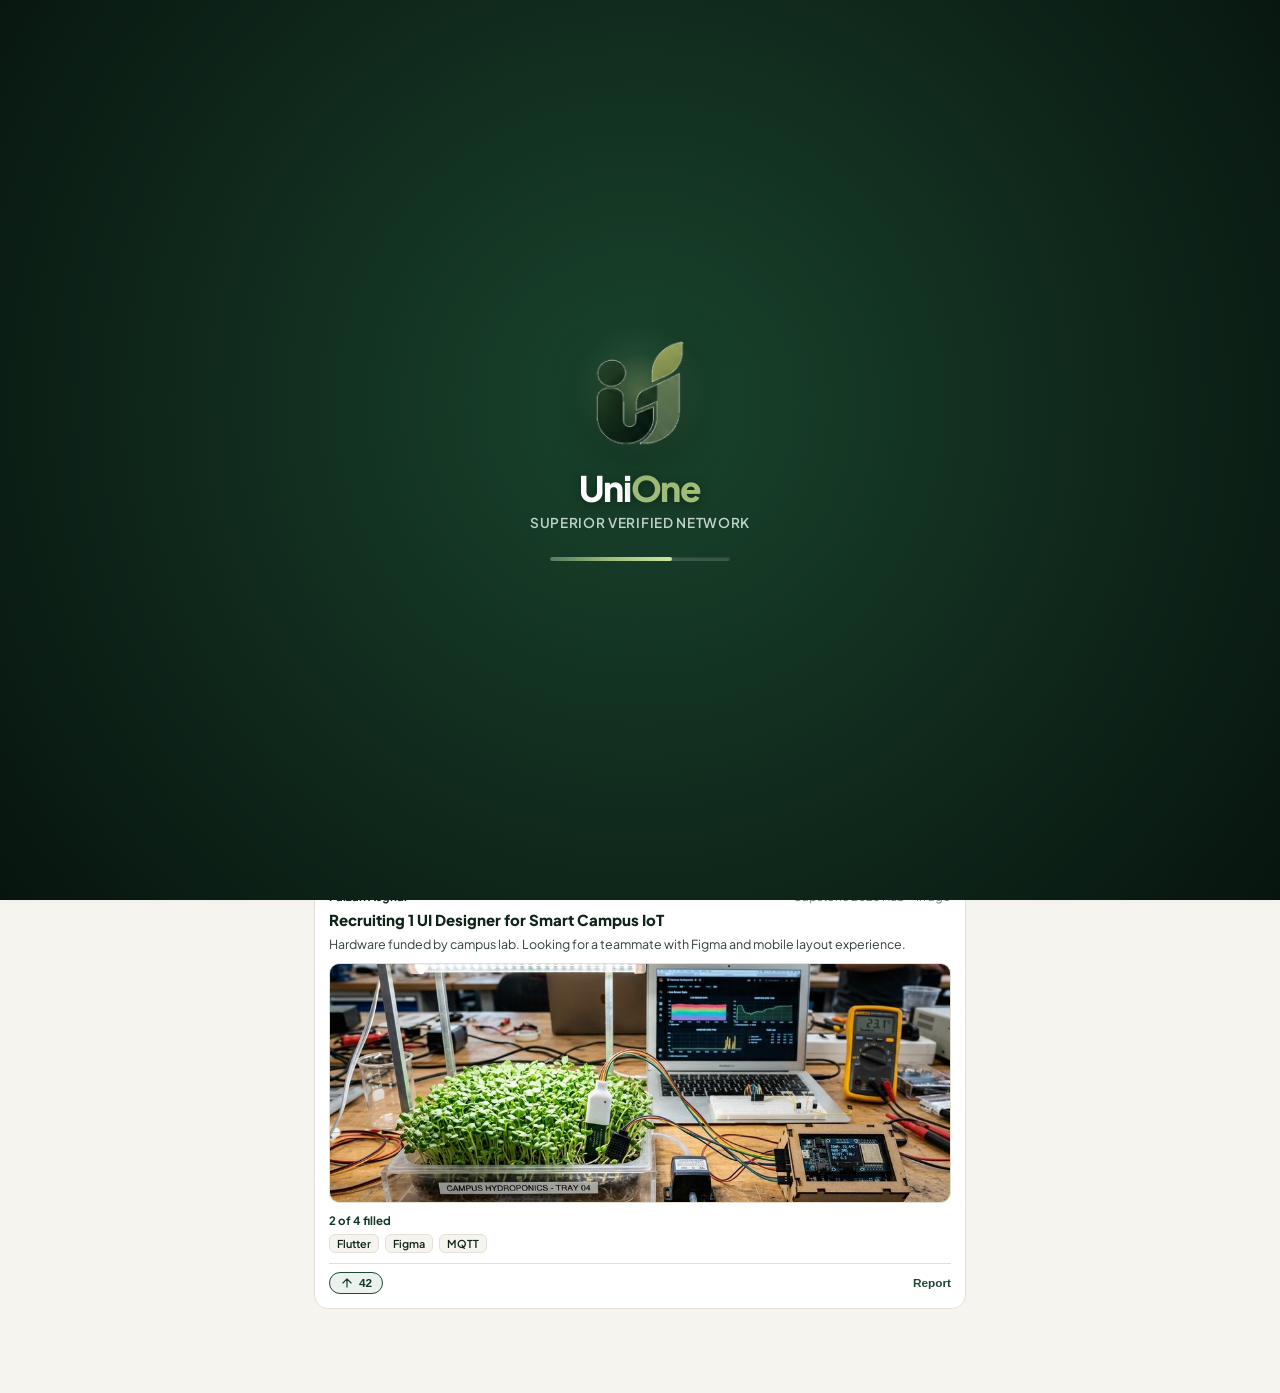
<file: index.html>
<!DOCTYPE html>
<html lang="en">
<head>
  <meta charset="UTF-8">
  <meta name="viewport" content="width=device-width, initial-scale=1.0, maximum-scale=1.0, user-scalable=no, viewport-fit=cover">
  <title>UniOne</title>
  <meta name="description" content="Verified student collaboration and career discovery network.">
  <link rel="preconnect" href="https://fonts.googleapis.com">
  <link rel="preconnect" href="https://fonts.gstatic.com" crossorigin>
  <link rel="preload" as="image" href="logo_clean.png">
  <link href="https://fonts.googleapis.com/css2?family=Plus+Jakarta+Sans:wght@500;600;700;800&family=JetBrains+Mono:wght@500;600&display=swap" rel="stylesheet">
  <link rel="stylesheet" href="styles.css">
</head>
<body class="unione-app-body">

  <!-- ========================================== -->
  <!-- 0. CLEAN SPLASH SCREEN                    -->
  <!-- ========================================== -->
  <div class="splash-screen" id="splashScreen">
    <div class="splash-content">
      <div class="splash-logo-container">
        <div class="logo-glow-ring"></div>
        <img src="logo_clean.png" alt="UniOne" class="splash-brand-logo" width="80" height="90">
      </div>
      <h1 class="splash-title">Uni<span>One</span></h1>
      <p class="splash-tagline">Superior Verified Network</p>
      <div class="splash-loader-area">
        <div class="splash-progress-track">
          <div class="splash-progress-bar" id="splashProgressBar"></div>
        </div>
      </div>
    </div>
  </div>

  <!-- ========================================== -->
  <!-- TOP HEADER (Logo Centered & Minimal Text)  -->
  <!-- ========================================== -->
  <header class="app-top-header" id="topNavbar">
    <!-- Left Action -->
    <div class="header-left">
      <button class="header-action-btn" id="btnToggleSearch" title="Search">
        <svg class="svg-icon" viewBox="0 0 24 24"><circle cx="11" cy="11" r="8"></circle><line x1="21" y1="21" x2="16.65" y2="16.65"></line></svg>
      </button>
    </div>

    <!-- CENTER: Brand Logo & Title (Prominently Centered) -->
    <div class="header-center-brand" id="brandLogoTrigger">
      <div class="center-logo-wrap">
        <img src="logo_clean.png" alt="UniOne Logo" width="30" height="34" class="center-brand-img">
      </div>
      <span class="center-brand-name">Uni<span class="green-highlight">One</span></span>
    </div>

    <!-- Right Action -->
    <div class="header-right">
      <button class="header-action-btn has-dot" id="btnNotificationsToggle" title="Notifications">
        <svg class="svg-icon" viewBox="0 0 24 24"><path d="M18 8A6 6 0 0 0 6 8c0 7-3 9-3 9h18s-3-2-3-9"></path><path d="M13.73 21a2 2 0 0 1-3.46 0"></path></svg>
        <span class="notif-badge-dot" id="notifUnreadBadge">3</span>
      </button>

      <button class="header-profile-avatar" id="btnOpenProfileHeader" title="Profile">
        <span>AH</span>
      </button>
    </div>

    <!-- Live Search Overlay -->
    <div class="header-search-bar hidden" id="headerSearchBar">
      <svg class="svg-icon mini" viewBox="0 0 24 24"><circle cx="11" cy="11" r="8"></circle><line x1="21" y1="21" x2="16.65" y2="16.65"></line></svg>
      <input type="text" id="globalSearchInput" placeholder="Search discussions, peers, jobs..." autocomplete="off">
      <button class="close-search-btn" id="btnCloseSearch">
        <svg class="svg-icon mini" viewBox="0 0 24 24"><line x1="18" y1="6" x2="6" y2="18"></line><line x1="6" y1="6" x2="18" y2="18"></line></svg>
      </button>
      <div class="search-results-dropdown hidden" id="searchQuickDropdown"></div>
    </div>

    <!-- Notifications Popover -->
    <div class="popover-dropdown notifications-panel hidden" id="notificationsDropdown">
      <div class="dropdown-header">
        <h4>Notifications</h4>
        <button class="text-link-btn" id="btnMarkAllNotifsRead">Clear</button>
      </div>
      <div class="notifications-scroll" id="notificationsList"></div>
    </div>
  </header>

  <!-- ========================================== -->
  <!-- MAIN APP CONTAINER                         -->
  <!-- ========================================== -->
  <main class="app-main-viewport" id="mainContainer">

    <!-- ---------------------------------------- -->
    <!-- TAB 1: FEED (Minimal, Clean Posts)      -->
    <!-- ---------------------------------------- -->
    <section class="tab-pane active" id="pane-feed">
      <!-- Minimal Composer Bar -->
      <div class="feed-composer-bar" id="triggerComposerBox">
        <div class="composer-user-avatar">AH</div>
        <div class="composer-placeholder">Share a question, collab, or resource...</div>
        <button class="composer-add-btn">
          <svg class="svg-icon mini" viewBox="0 0 24 24"><line x1="12" y1="5" x2="12" y2="19"></line><line x1="5" y1="12" x2="19" y2="12"></line></svg>
        </button>
      </div>

      <!-- Filter Chips Row -->
      <div class="feed-filters-strip">
        <button class="filter-pill active" data-filter="all">All</button>
        <button class="filter-pill" data-filter="discussion">Discussions</button>
        <button class="filter-pill" data-filter="collab">Collabs</button>
        <button class="filter-pill" data-filter="resource">Resources</button>
        <button class="filter-pill sort-pill" id="btnToggleSort">
          <span id="currentSortLabel">Best</span>
        </button>
      </div>

      <!-- Feed Stream -->
      <div class="feed-posts-stream" id="postsFeedContainer"></div>
    </section>

    <!-- ---------------------------------------- -->
    <!-- TAB 2: COMMUNITIES                      -->
    <!-- ---------------------------------------- -->
    <section class="tab-pane" id="pane-communities">
      <div class="minimal-page-header">
        <h2>Communities</h2>
        <span class="sub-counter">7 Campus Hubs</span>
      </div>

      <div class="category-pills-row">
        <button class="cat-pill active" data-comm-filter="all">All</button>
        <button class="cat-pill" data-comm-filter="academic">Study</button>
        <button class="cat-pill" data-comm-filter="project">Projects</button>
        <button class="cat-pill" data-comm-filter="career">Careers</button>
        <button class="cat-pill" data-comm-filter="interest">Interest</button>
      </div>

      <div class="communities-cards-list" id="communitiesGrid"></div>
    </section>

    <!-- ---------------------------------------- -->
    <!-- TAB 3: COLLABS (Team Recruitment)       -->
    <!-- ---------------------------------------- -->
    <section class="tab-pane" id="pane-collab">
      <div class="minimal-page-header">
        <h2>Collaboration</h2>
        <button class="mini-action-pill" id="btnPostCollabHero">+ Post Request</button>
      </div>

      <div class="collab-cards-list" id="collabDirectoryGrid"></div>
    </section>

    <!-- ---------------------------------------- -->
    <!-- TAB 4: CAREERS (Verified Jobs)          -->
    <!-- ---------------------------------------- -->
    <section class="tab-pane" id="pane-opportunities">
      <div class="minimal-page-header">
        <h2>Career Board</h2>
        <span class="verified-tag-indicator">Verified Employers</span>
      </div>

      <div class="category-pills-row">
        <button class="opp-filter-pill active" data-opp-type="all">All</button>
        <button class="opp-filter-pill" data-opp-type="internship">Internships</button>
        <button class="opp-filter-pill" data-opp-type="graduate">Jobs</button>
        <button class="opp-filter-pill" data-opp-type="research">Grants</button>
      </div>

      <div class="opportunities-cards-list" id="opportunitiesContainer"></div>
    </section>

    <!-- ---------------------------------------- -->
    <!-- TAB 5: MESSAGES (Chat & Requests)       -->
    <!-- ---------------------------------------- -->
    <section class="tab-pane" id="pane-messages">
      <!-- Conversation Stage View (Clean Mobile-Native) -->
      <div class="chat-wrapper" id="chatWrapper">
        <!-- Conversations List Subview -->
        <div class="chat-list-view" id="chatListView">
          <div class="chat-tabs-switch">
            <button class="chat-tab-btn active" id="btnSwitchDirectChat">
              <span>Chats</span>
              <span class="counter-dot" id="chatActiveCount">4</span>
            </button>
            <button class="chat-tab-btn" id="btnSwitchRequestsChat">
              <span>Requests</span>
              <span class="counter-dot alert" id="chatRequestsCount">2</span>
            </button>
          </div>

          <div class="conversations-scroll-box" id="convsList"></div>
          <div class="requests-scroll-box hidden" id="reqsList"></div>
        </div>

        <!-- Active Chat Room Subview -->
        <div class="chat-active-view hidden" id="chatActiveStage">
          <header class="active-chat-bar">
            <button class="chat-back-btn" id="btnBackToChatList">
              <svg class="svg-icon mini" viewBox="0 0 24 24"><line x1="19" y1="12" x2="5" y2="12"></line><polyline points="12 19 5 12 12 5"></polyline></svg>
            </button>
            <div class="chat-user-meta">
              <div class="chat-user-avatar" id="activeChatAvatar">SA</div>
              <div class="chat-user-names">
                <strong id="activeChatName">Sohaib Ammar</strong>
                <span id="activeChatSub">Online</span>
              </div>
            </div>
            <button class="chat-flag-btn" id="btnReportChatUser" title="Report">
              <svg class="svg-icon mini" viewBox="0 0 24 24"><circle cx="12" cy="12" r="1"></circle><circle cx="12" cy="5" r="1"></circle><circle cx="12" cy="19" r="1"></circle></svg>
            </button>
          </header>

          <div class="chat-bubbles-scroll" id="activeChatMessagesScroll"></div>

          <div class="chat-typing-row hidden" id="chatTypingRow">
            <span id="chatTypingName">Sohaib</span> is typing...
          </div>

          <form class="chat-bottom-input-bar" id="activeChatSendForm">
            <input type="text" id="inputChatMessageText" placeholder="Write a message..." autocomplete="off">
            <button type="submit" class="chat-send-icon-btn">
              <svg class="svg-icon mini" viewBox="0 0 24 24"><line x1="22" y1="2" x2="11" y2="13"></line><polygon points="22 2 15 22 11 13 2 9 22 2"></polygon></svg>
            </button>
          </form>
        </div>
      </div>
    </section>

    <!-- ---------------------------------------- -->
    <!-- TAB 6: PROFILE (Accessible via Avatar)   -->
    <!-- ---------------------------------------- -->
    <section class="tab-pane" id="pane-profile">
      <div class="profile-card">
        <div class="profile-header-strip"></div>
        <div class="profile-avatar-wrap">
          <div class="profile-img-avatar">AH</div>
          <span class="verified-badge-pill">
            <svg class="svg-icon mini" viewBox="0 0 24 24"><polyline points="20 6 9 17 4 12"></polyline></svg>
          </span>
        </div>

        <div class="profile-info-block">
          <h3>Ali Haroon</h3>
          <span class="roll-number-tag" id="profileRollTag">SU92-BSSEM-F24-296</span>
          <p class="profile-dept">BS Software Engineering • Superior University</p>
          <p class="profile-bio-snippet">Full-stack & Flutter developer building verified university networks.</p>
        </div>

        <div class="profile-stats-row">
          <div class="stat-cell">
            <strong>18</strong>
            <span>Posts</span>
          </div>
          <div class="stat-cell">
            <strong>6</strong>
            <span>Hubs</span>
          </div>
          <div class="stat-cell">
            <strong>3</strong>
            <span>Projects</span>
          </div>
        </div>

        <div class="profile-section-block">
          <h4>Verified Skills</h4>
          <div class="skills-chips-row">
            <span class="skill-tag">Flutter & Dart</span>
            <span class="skill-tag">NestJS / Node</span>
            <span class="skill-tag">PostgreSQL</span>
            <span class="skill-tag">Drift SQLite</span>
          </div>
        </div>

        <div class="profile-section-block">
          <h4>Settings</h4>
          <div class="setting-toggle-row">
            <span>Show Roll Number</span>
            <label class="switch">
              <input type="checkbox" checked id="toggleRollVisibility">
              <span class="slider round"></span>
            </label>
          </div>
        </div>
      </div>
    </section>

  </main>

  <!-- ========================================== -->
  <!-- PERFECT APP FOOTER (Bottom Navigation Bar) -->
  <!-- ========================================== -->
  <nav class="app-bottom-footer" id="appBottomFooter">
    <button class="footer-nav-tab active" data-tab="feed">
      <div class="footer-icon-shell">
        <svg class="svg-icon" viewBox="0 0 24 24"><path d="M3 9l9-7 9 7v11a2 2 0 0 1-2 2H5a2 2 0 0 1-2-2z"></path><polyline points="9 22 9 12 15 12 15 22"></polyline></svg>
      </div>
      <span class="footer-label">Feed</span>
    </button>

    <button class="footer-nav-tab" data-tab="communities">
      <div class="footer-icon-shell">
        <svg class="svg-icon" viewBox="0 0 24 24"><path d="M17 21v-2a4 4 0 0 0-4-4H5a4 4 0 0 0-4 4v2"></path><circle cx="9" cy="7" r="4"></circle><path d="M23 21v-2a4 4 0 0 0-3-3.87"></path><path d="M16 3.13a4 4 0 0 1 0 7.75"></path></svg>
      </div>
      <span class="footer-label">Hubs</span>
    </button>

    <button class="footer-nav-tab" data-tab="collab">
      <div class="footer-icon-shell">
        <svg class="svg-icon" viewBox="0 0 24 24"><rect x="2" y="7" width="20" height="14" rx="2" ry="2"></rect><path d="M16 21V5a2 2 0 0 0-2-2h-4a2 2 0 0 0-2 2v16"></path></svg>
      </div>
      <span class="footer-label">Collabs</span>
    </button>

    <button class="footer-nav-tab" data-tab="opportunities">
      <div class="footer-icon-shell">
        <svg class="svg-icon" viewBox="0 0 24 24"><path d="M21 16V8a2 2 0 0 0-1-1.73l-7-4a2 2 0 0 0-2 0l-7 4A2 2 0 0 0 3 8v8a2 2 0 0 0 1 1.73l7 4a2 2 0 0 0 2 0l7-4A2 2 0 0 0 21 16z"></path><polyline points="3.27 6.96 12 12.01 20.73 6.96"></polyline><line x1="12" y1="22.08" x2="12" y2="12"></line></svg>
      </div>
      <span class="footer-label">Careers</span>
    </button>

    <button class="footer-nav-tab" data-tab="messages">
      <div class="footer-icon-shell has-badge">
        <svg class="svg-icon" viewBox="0 0 24 24"><path d="M21 15a2 2 0 0 1-2 2H7l-4 4V5a2 2 0 0 1 2-2h14a2 2 0 0 1 2 2z"></path></svg>
        <span class="footer-tab-badge" id="footerMsgBadge">4</span>
      </div>
      <span class="footer-label">Chat</span>
    </button>
  </nav>

  <!-- ========================================== -->
  <!-- MODALS (Clean & Compact)                   -->
  <!-- ========================================== -->

  <!-- Composer Modal -->
  <div class="modal-backdrop-overlay hidden" id="composerModal">
    <div class="modal-card-box">
      <div class="modal-header-bar">
        <h3>Create Post</h3>
        <button class="close-modal-icon-btn" id="btnCloseComposer">
          <svg class="svg-icon mini" viewBox="0 0 24 24"><line x1="18" y1="6" x2="6" y2="18"></line><line x1="6" y1="6" x2="18" y2="18"></line></svg>
        </button>
      </div>

      <div class="type-pills-selector">
        <button class="type-pill-btn active" data-type="discussion">Discussion</button>
        <button class="type-pill-btn" data-type="collab">Collab</button>
        <button class="type-pill-btn" data-type="resource">Resource</button>
      </div>

      <form class="modal-form-content" id="composerMainForm">
        <div class="form-row">
          <label>Community</label>
          <select id="composerTargetComm" class="form-control" required>
            <option value="Software Architecture & Design Patterns">Software Architecture (Academic)</option>
            <option value="Final Year Capstone 2026 Hub">Capstone 2026 Hub (Project)</option>
            <option value="Mobile & Flutter Devs">Mobile & Flutter Devs (Interest)</option>
            <option value="Superior University Official">Superior Official (Campus)</option>
          </select>
        </div>

        <div class="form-row">
          <label>Title</label>
          <input type="text" id="composerPostTitle" class="form-control" placeholder="What is this about?" required>
        </div>

        <div class="collab-extra-fields hidden" id="composerCollabGroup">
          <div class="form-row">
            <label>Teammates Needed</label>
            <input type="number" id="collabTeammates" class="form-control" min="1" max="5" value="2">
          </div>
          <div class="form-row">
            <label>Skills (comma separated)</label>
            <input type="text" id="collabSkillsInput" class="form-control" placeholder="Flutter, Dart, Firebase">
          </div>
        </div>

        <div class="form-row">
          <label>Details</label>
          <textarea id="composerPostContent" class="form-control" rows="3" placeholder="Provide clear context..." required></textarea>
        </div>

        <button type="submit" class="submit-btn full">Publish</button>
      </form>
    </div>
  </div>

  <!-- Community Modal -->
  <div class="modal-backdrop-overlay hidden" id="communityModal">
    <div class="modal-card-box">
      <div class="modal-header-bar">
        <span class="preview-badge" id="modalCommBadge">Academic</span>
        <button class="close-modal-icon-btn" id="btnCloseCommunityModal">
          <svg class="svg-icon mini" viewBox="0 0 24 24"><line x1="18" y1="6" x2="6" y2="18"></line><line x1="6" y1="6" x2="18" y2="18"></line></svg>
        </button>
      </div>

      <h3 id="modalCommTitle">Software Architecture</h3>
      <p id="modalCommDesc" class="modal-desc">Clean architecture and system design patterns.</p>
      
      <div class="rules-box">
        <h5>Guidelines</h5>
        <ul id="modalCommRules"></ul>
      </div>

      <button class="submit-btn full" id="btnExecuteJoinModal">
        <span id="modalJoinBtnLabel">Join Community</span>
      </button>
    </div>
  </div>

  <!-- Opportunity Modal -->
  <div class="modal-backdrop-overlay hidden" id="opportunityModal">
    <div class="modal-card-box">
      <div class="modal-header-bar">
        <span class="verified-chip">Verified Partner</span>
        <button class="close-modal-icon-btn" id="btnCloseOppModal">
          <svg class="svg-icon mini" viewBox="0 0 24 24"><line x1="18" y1="6" x2="6" y2="18"></line><line x1="6" y1="6" x2="18" y2="18"></line></svg>
        </button>
      </div>

      <h3 id="modalOppRole">Software Engineering Intern</h3>
      <span class="company-sub" id="modalOppCompany">Systems Limited • Lahore</span>

      <div class="opp-quick-tags">
        <span class="tag-pill salary" id="modalOppStipend">PKR 45,000 / mo</span>
        <span class="tag-pill" id="modalOppDuration">3 Months</span>
        <span class="tag-pill alert" id="modalOppExpiry">6 Days Left</span>
      </div>

      <p id="modalOppDesc" class="modal-desc">Work with enterprise engineering teams on cloud microservices.</p>

      <form id="formOppApplyModal">
        <div class="form-row">
          <label>Quick Note</label>
          <textarea class="form-control" id="inputOppCover" rows="2" placeholder="Brief statement..." required></textarea>
        </div>
        <button type="submit" class="submit-btn full">Apply with Verified Profile</button>
      </form>
    </div>
  </div>

  <!-- Report Modal -->
  <div class="modal-backdrop-overlay hidden" id="reportModal">
    <div class="modal-card-box">
      <div class="modal-header-bar">
        <h3>Report Content</h3>
        <button class="close-modal-icon-btn" id="btnCloseReportModal">
          <svg class="svg-icon mini" viewBox="0 0 24 24"><line x1="18" y1="6" x2="6" y2="18"></line><line x1="6" y1="6" x2="18" y2="18"></line></svg>
        </button>
      </div>

      <form id="formSubmitReport">
        <div class="reasons-list">
          <label class="reason-row">
            <input type="radio" name="reportReason" value="harassment" checked>
            <span>Harassment or Discrimination</span>
          </label>
          <label class="reason-row">
            <input type="radio" name="reportReason" value="scam">
            <span>Fake Opportunity or Scam</span>
          </label>
          <label class="reason-row">
            <input type="radio" name="reportReason" value="spam">
            <span>Commercial Spam</span>
          </label>
        </div>
        <button type="submit" class="submit-btn danger full">Submit Report</button>
      </form>
    </div>
  </div>

  <!-- OTP Modal -->
  <div class="modal-backdrop-overlay hidden" id="verifyDomainModal">
    <div class="modal-card-box">
      <div class="modal-header-bar">
        <h3>Verify Email</h3>
        <button class="close-modal-icon-btn" id="btnCloseVerifyModal">
          <svg class="svg-icon mini" viewBox="0 0 24 24"><line x1="18" y1="6" x2="6" y2="18"></line><line x1="6" y1="6" x2="18" y2="18"></line></svg>
        </button>
      </div>

      <p class="modal-desc">Enter the 6-digit code sent to your student inbox.</p>
      <div class="otp-inputs-grid">
        <input type="text" maxlength="1" value="7" class="otp-cell">
        <input type="text" maxlength="1" value="2" class="otp-cell">
        <input type="text" maxlength="1" value="9" class="otp-cell">
        <input type="text" maxlength="1" value="4" class="otp-cell">
        <input type="text" maxlength="1" value="1" class="otp-cell">
        <input type="text" maxlength="1" value="8" class="otp-cell">
      </div>
      <button class="submit-btn full" id="btnConfirmOtpModal">Confirm</button>
    </div>
  </div>

  <!-- Toast Notification -->
  <div class="toast-popup" id="toastPopup">
    <span id="toastPopupMessage">Done</span>
  </div>

  <script src="app.js"></script>
</body>
</html>
</file>
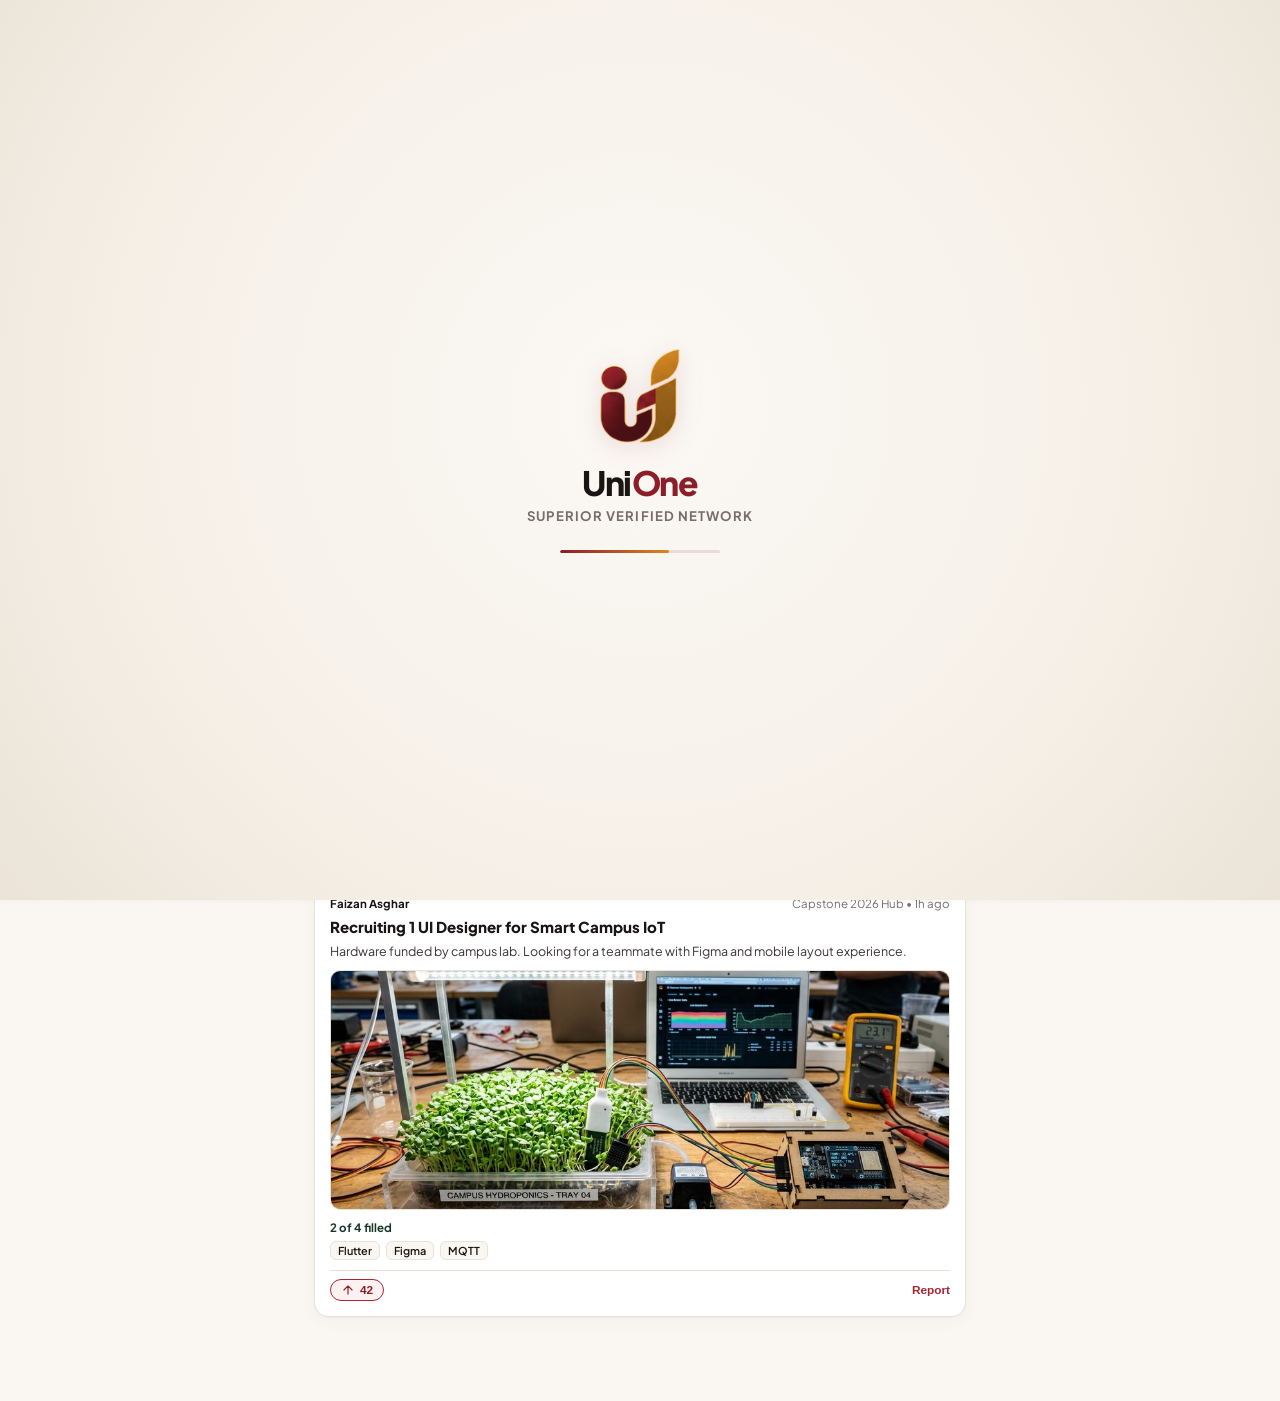
<file: v2.html>
<!DOCTYPE html>
<html lang="en">
<head>
  <meta charset="UTF-8">
  <meta name="viewport" content="width=device-width, initial-scale=1.0, maximum-scale=1.0, user-scalable=no, viewport-fit=cover">
  <title>UniOne (V2 - Oxford Crimson & Amber)</title>
  <meta name="description" content="Verified student collaboration and career discovery network.">
  <link rel="preconnect" href="https://fonts.googleapis.com">
  <link rel="preconnect" href="https://fonts.gstatic.com" crossorigin>
  <link rel="preload" as="image" href="logo_v2.png">
  <link href="https://fonts.googleapis.com/css2?family=Plus+Jakarta+Sans:wght@500;600;700;800&family=JetBrains+Mono:wght@500;600&display=swap" rel="stylesheet">
  <link rel="stylesheet" href="styles-v2.css">
</head>
<body class="unione-app-body">

  <!-- ========================================== -->
  <!-- 0. CLEAN SPLASH SCREEN                    -->
  <!-- ========================================== -->
  <div class="splash-screen" id="splashScreen">
    <div class="splash-content">
      <div class="splash-logo-container">
        <img src="logo_v2.png" alt="UniOne" class="splash-brand-logo" width="80" height="90">
      </div>
      <h1 class="splash-title">Uni<span>One</span></h1>
      <p class="splash-tagline">Superior Verified Network</p>
      <div class="splash-loader-area">
        <div class="splash-progress-track">
          <div class="splash-progress-bar" id="splashProgressBar"></div>
        </div>
      </div>
    </div>
  </div>

  <!-- ========================================== -->
  <!-- TOP HEADER (Logo Centered & Minimal Text)  -->
  <!-- ========================================== -->
  <header class="app-top-header" id="topNavbar">
    <!-- Left Action -->
    <div class="header-left">
      <button class="header-action-btn" id="btnToggleSearch" title="Search">
        <svg class="svg-icon" viewBox="0 0 24 24"><circle cx="11" cy="11" r="8"></circle><line x1="21" y1="21" x2="16.65" y2="16.65"></line></svg>
      </button>
    </div>

    <!-- CENTER: Brand Logo & Title (Prominently Centered) -->
    <div class="header-center-brand" id="brandLogoTrigger">
      <div class="center-logo-wrap">
        <img src="logo_v2.png" alt="UniOne Logo" width="30" height="34" class="center-brand-img">
      </div>
      <span class="center-brand-name">Uni<span class="green-highlight">One</span></span>
    </div>

    <!-- Right Action -->
    <div class="header-right">
      <button class="header-action-btn has-dot" id="btnNotificationsToggle" title="Notifications">
        <svg class="svg-icon" viewBox="0 0 24 24"><path d="M18 8A6 6 0 0 0 6 8c0 7-3 9-3 9h18s-3-2-3-9"></path><path d="M13.73 21a2 2 0 0 1-3.46 0"></path></svg>
        <span class="notif-badge-dot" id="notifUnreadBadge">3</span>
      </button>

      <button class="header-profile-avatar" id="btnOpenProfileHeader" title="Profile">
        <span>AH</span>
      </button>
    </div>

    <!-- Live Search Overlay -->
    <div class="header-search-bar hidden" id="headerSearchBar">
      <svg class="svg-icon mini" viewBox="0 0 24 24"><circle cx="11" cy="11" r="8"></circle><line x1="21" y1="21" x2="16.65" y2="16.65"></line></svg>
      <input type="text" id="globalSearchInput" placeholder="Search discussions, peers, jobs..." autocomplete="off">
      <button class="close-search-btn" id="btnCloseSearch">
        <svg class="svg-icon mini" viewBox="0 0 24 24"><line x1="18" y1="6" x2="6" y2="18"></line><line x1="6" y1="6" x2="18" y2="18"></line></svg>
      </button>
      <div class="search-results-dropdown hidden" id="searchQuickDropdown"></div>
    </div>

    <!-- Notifications Popover -->
    <div class="popover-dropdown notifications-panel hidden" id="notificationsDropdown">
      <div class="dropdown-header">
        <h4>Notifications</h4>
        <button class="text-link-btn" id="btnMarkAllNotifsRead">Clear</button>
      </div>
      <div class="notifications-scroll" id="notificationsList"></div>
    </div>
  </header>

  <!-- ========================================== -->
  <!-- MAIN APP CONTAINER                         -->
  <!-- ========================================== -->
  <main class="app-main-viewport" id="mainContainer">

    <!-- ---------------------------------------- -->
    <!-- TAB 1: FEED (Minimal, Clean Posts)      -->
    <!-- ---------------------------------------- -->
    <section class="tab-pane active" id="pane-feed">
      <!-- Minimal Composer Bar -->
      <div class="feed-composer-bar" id="triggerComposerBox">
        <div class="composer-user-avatar">AH</div>
        <div class="composer-placeholder">Share a question, collab, or resource...</div>
        <button class="composer-add-btn">
          <svg class="svg-icon mini" viewBox="0 0 24 24"><line x1="12" y1="5" x2="12" y2="19"></line><line x1="5" y1="12" x2="19" y2="12"></line></svg>
        </button>
      </div>

      <!-- Filter Chips Row -->
      <div class="feed-filters-strip">
        <button class="filter-pill active" data-filter="all">All</button>
        <button class="filter-pill" data-filter="discussion">Discussions</button>
        <button class="filter-pill" data-filter="collab">Collabs</button>
        <button class="filter-pill" data-filter="resource">Resources</button>
        <button class="filter-pill sort-pill" id="btnToggleSort">
          <span id="currentSortLabel">Best</span>
        </button>
      </div>

      <!-- Feed Stream -->
      <div class="feed-posts-stream" id="postsFeedContainer"></div>
    </section>

    <!-- ---------------------------------------- -->
    <!-- TAB 2: COMMUNITIES                      -->
    <!-- ---------------------------------------- -->
    <section class="tab-pane" id="pane-communities">
      <div class="minimal-page-header">
        <h2>Communities</h2>
        <span class="sub-counter">7 Campus Hubs</span>
      </div>

      <div class="category-pills-row">
        <button class="cat-pill active" data-comm-filter="all">All</button>
        <button class="cat-pill" data-comm-filter="academic">Study</button>
        <button class="cat-pill" data-comm-filter="project">Projects</button>
        <button class="cat-pill" data-comm-filter="career">Careers</button>
        <button class="cat-pill" data-comm-filter="interest">Interest</button>
      </div>

      <div class="communities-cards-list" id="communitiesGrid"></div>
    </section>

    <!-- ---------------------------------------- -->
    <!-- TAB 3: COLLABS (Team Recruitment)       -->
    <!-- ---------------------------------------- -->
    <section class="tab-pane" id="pane-collab">
      <div class="minimal-page-header">
        <h2>Collaboration</h2>
        <button class="mini-action-pill" id="btnPostCollabHero">+ Post Request</button>
      </div>

      <div class="collab-cards-list" id="collabDirectoryGrid"></div>
    </section>

    <!-- ---------------------------------------- -->
    <!-- TAB 4: CAREERS (Verified Jobs)          -->
    <!-- ---------------------------------------- -->
    <section class="tab-pane" id="pane-opportunities">
      <div class="minimal-page-header">
        <h2>Career Board</h2>
        <span class="verified-tag-indicator">Verified Employers</span>
      </div>

      <div class="category-pills-row">
        <button class="opp-filter-pill active" data-opp-type="all">All</button>
        <button class="opp-filter-pill" data-opp-type="internship">Internships</button>
        <button class="opp-filter-pill" data-opp-type="graduate">Jobs</button>
        <button class="opp-filter-pill" data-opp-type="research">Grants</button>
      </div>

      <div class="opportunities-cards-list" id="opportunitiesContainer"></div>
    </section>

    <!-- ---------------------------------------- -->
    <!-- TAB 5: MESSAGES (Chat & Requests)       -->
    <!-- ---------------------------------------- -->
    <section class="tab-pane" id="pane-messages">
      <!-- Conversation Stage View (Clean Mobile-Native) -->
      <div class="chat-wrapper" id="chatWrapper">
        <!-- Conversations List Subview -->
        <div class="chat-list-view" id="chatListView">
          <div class="chat-tabs-switch">
            <button class="chat-tab-btn active" id="btnSwitchDirectChat">
              <span>Chats</span>
              <span class="counter-dot" id="chatActiveCount">4</span>
            </button>
            <button class="chat-tab-btn" id="btnSwitchRequestsChat">
              <span>Requests</span>
              <span class="counter-dot alert" id="chatRequestsCount">2</span>
            </button>
          </div>

          <div class="conversations-scroll-box" id="convsList"></div>
          <div class="requests-scroll-box hidden" id="reqsList"></div>
        </div>

        <!-- Active Chat Room Subview -->
        <div class="chat-active-view hidden" id="chatActiveStage">
          <header class="active-chat-bar">
            <button class="chat-back-btn" id="btnBackToChatList">
              <svg class="svg-icon mini" viewBox="0 0 24 24"><line x1="19" y1="12" x2="5" y2="12"></line><polyline points="12 19 5 12 12 5"></polyline></svg>
            </button>
            <div class="chat-user-meta">
              <div class="chat-user-avatar" id="activeChatAvatar">SA</div>
              <div class="chat-user-names">
                <strong id="activeChatName">Sohaib Ammar</strong>
                <span id="activeChatSub">Online</span>
              </div>
            </div>
            <button class="chat-flag-btn" id="btnReportChatUser" title="Report">
              <svg class="svg-icon mini" viewBox="0 0 24 24"><circle cx="12" cy="12" r="1"></circle><circle cx="12" cy="5" r="1"></circle><circle cx="12" cy="19" r="1"></circle></svg>
            </button>
          </header>

          <div class="chat-bubbles-scroll" id="activeChatMessagesScroll"></div>

          <div class="chat-typing-row hidden" id="chatTypingRow">
            <span id="chatTypingName">Sohaib</span> is typing...
          </div>

          <form class="chat-bottom-input-bar" id="activeChatSendForm">
            <input type="text" id="inputChatMessageText" placeholder="Write a message..." autocomplete="off">
            <button type="submit" class="chat-send-icon-btn">
              <svg class="svg-icon mini" viewBox="0 0 24 24"><line x1="22" y1="2" x2="11" y2="13"></line><polygon points="22 2 15 22 11 13 2 9 22 2"></polygon></svg>
            </button>
          </form>
        </div>
      </div>
    </section>

    <!-- ---------------------------------------- -->
    <!-- TAB 6: PROFILE (Accessible via Avatar)   -->
    <!-- ---------------------------------------- -->
    <section class="tab-pane" id="pane-profile">
      <div class="profile-card">
        <div class="profile-header-strip"></div>
        <div class="profile-avatar-wrap">
          <div class="profile-img-avatar">AH</div>
          <span class="verified-badge-pill">
            <svg class="svg-icon mini" viewBox="0 0 24 24"><polyline points="20 6 9 17 4 12"></polyline></svg>
          </span>
        </div>

        <div class="profile-info-block">
          <h3>Ali Haroon</h3>
          <span class="roll-number-tag" id="profileRollTag">SU92-BSSEM-F24-296</span>
          <p class="profile-dept">BS Software Engineering • Superior University</p>
          <p class="profile-bio-snippet">Full-stack & Flutter developer building verified university networks.</p>
        </div>

        <div class="profile-stats-row">
          <div class="stat-cell">
            <strong>18</strong>
            <span>Posts</span>
          </div>
          <div class="stat-cell">
            <strong>6</strong>
            <span>Hubs</span>
          </div>
          <div class="stat-cell">
            <strong>3</strong>
            <span>Projects</span>
          </div>
        </div>

        <div class="profile-section-block">
          <h4>Verified Skills</h4>
          <div class="skills-chips-row">
            <span class="skill-tag">Flutter & Dart</span>
            <span class="skill-tag">NestJS / Node</span>
            <span class="skill-tag">PostgreSQL</span>
            <span class="skill-tag">Drift SQLite</span>
          </div>
        </div>

        <div class="profile-section-block">
          <h4>Settings</h4>
          <div class="setting-toggle-row">
            <span>Show Roll Number</span>
            <label class="switch">
              <input type="checkbox" checked id="toggleRollVisibility">
              <span class="slider round"></span>
            </label>
          </div>
        </div>
      </div>
    </section>

  </main>

  <!-- ========================================== -->
  <!-- PERFECT APP FOOTER (Bottom Navigation Bar) -->
  <!-- ========================================== -->
  <nav class="app-bottom-footer" id="appBottomFooter">
    <button class="footer-nav-tab active" data-tab="feed">
      <div class="footer-icon-shell">
        <svg class="svg-icon" viewBox="0 0 24 24"><path d="M3 9l9-7 9 7v11a2 2 0 0 1-2 2H5a2 2 0 0 1-2-2z"></path><polyline points="9 22 9 12 15 12 15 22"></polyline></svg>
      </div>
      <span class="footer-label">Feed</span>
    </button>

    <button class="footer-nav-tab" data-tab="communities">
      <div class="footer-icon-shell">
        <svg class="svg-icon" viewBox="0 0 24 24"><path d="M17 21v-2a4 4 0 0 0-4-4H5a4 4 0 0 0-4 4v2"></path><circle cx="9" cy="7" r="4"></circle><path d="M23 21v-2a4 4 0 0 0-3-3.87"></path><path d="M16 3.13a4 4 0 0 1 0 7.75"></path></svg>
      </div>
      <span class="footer-label">Hubs</span>
    </button>

    <button class="footer-nav-tab" data-tab="collab">
      <div class="footer-icon-shell">
        <svg class="svg-icon" viewBox="0 0 24 24"><rect x="2" y="7" width="20" height="14" rx="2" ry="2"></rect><path d="M16 21V5a2 2 0 0 0-2-2h-4a2 2 0 0 0-2 2v16"></path></svg>
      </div>
      <span class="footer-label">Collabs</span>
    </button>

    <button class="footer-nav-tab" data-tab="opportunities">
      <div class="footer-icon-shell">
        <svg class="svg-icon" viewBox="0 0 24 24"><path d="M21 16V8a2 2 0 0 0-1-1.73l-7-4a2 2 0 0 0-2 0l-7 4A2 2 0 0 0 3 8v8a2 2 0 0 0 1 1.73l7 4a2 2 0 0 0 2 0l7-4A2 2 0 0 0 21 16z"></path><polyline points="3.27 6.96 12 12.01 20.73 6.96"></polyline><line x1="12" y1="22.08" x2="12" y2="12"></line></svg>
      </div>
      <span class="footer-label">Careers</span>
    </button>

    <button class="footer-nav-tab" data-tab="messages">
      <div class="footer-icon-shell has-badge">
        <svg class="svg-icon" viewBox="0 0 24 24"><path d="M21 15a2 2 0 0 1-2 2H7l-4 4V5a2 2 0 0 1 2-2h14a2 2 0 0 1 2 2z"></path></svg>
        <span class="footer-tab-badge" id="footerMsgBadge">4</span>
      </div>
      <span class="footer-label">Chat</span>
    </button>
  </nav>

  <!-- ========================================== -->
  <!-- MODALS (Clean & Compact)                   -->
  <!-- ========================================== -->

  <!-- Composer Modal -->
  <div class="modal-backdrop-overlay hidden" id="composerModal">
    <div class="modal-card-box">
      <div class="modal-header-bar">
        <h3>Create Post</h3>
        <button class="close-modal-icon-btn" id="btnCloseComposer">
          <svg class="svg-icon mini" viewBox="0 0 24 24"><line x1="18" y1="6" x2="6" y2="18"></line><line x1="6" y1="6" x2="18" y2="18"></line></svg>
        </button>
      </div>

      <div class="type-pills-selector">
        <button class="type-pill-btn active" data-type="discussion">Discussion</button>
        <button class="type-pill-btn" data-type="collab">Collab</button>
        <button class="type-pill-btn" data-type="resource">Resource</button>
      </div>

      <form class="modal-form-content" id="composerMainForm">
        <div class="form-row">
          <label>Community</label>
          <select id="composerTargetComm" class="form-control" required>
            <option value="Software Architecture & Design Patterns">Software Architecture (Academic)</option>
            <option value="Final Year Capstone 2026 Hub">Capstone 2026 Hub (Project)</option>
            <option value="Mobile & Flutter Devs">Mobile & Flutter Devs (Interest)</option>
            <option value="Superior University Official">Superior Official (Campus)</option>
          </select>
        </div>

        <div class="form-row">
          <label>Title</label>
          <input type="text" id="composerPostTitle" class="form-control" placeholder="What is this about?" required>
        </div>

        <div class="collab-extra-fields hidden" id="composerCollabGroup">
          <div class="form-row">
            <label>Teammates Needed</label>
            <input type="number" id="collabTeammates" class="form-control" min="1" max="5" value="2">
          </div>
          <div class="form-row">
            <label>Skills (comma separated)</label>
            <input type="text" id="collabSkillsInput" class="form-control" placeholder="Flutter, Dart, Firebase">
          </div>
        </div>

        <div class="form-row">
          <label>Details</label>
          <textarea id="composerPostContent" class="form-control" rows="3" placeholder="Provide clear context..." required></textarea>
        </div>

        <button type="submit" class="submit-btn full">Publish</button>
      </form>
    </div>
  </div>

  <!-- Community Modal -->
  <div class="modal-backdrop-overlay hidden" id="communityModal">
    <div class="modal-card-box">
      <div class="modal-header-bar">
        <span class="preview-badge" id="modalCommBadge">Academic</span>
        <button class="close-modal-icon-btn" id="btnCloseCommunityModal">
          <svg class="svg-icon mini" viewBox="0 0 24 24"><line x1="18" y1="6" x2="6" y2="18"></line><line x1="6" y1="6" x2="18" y2="18"></line></svg>
        </button>
      </div>

      <h3 id="modalCommTitle">Software Architecture</h3>
      <p id="modalCommDesc" class="modal-desc">Clean architecture and system design patterns.</p>
      
      <div class="rules-box">
        <h5>Guidelines</h5>
        <ul id="modalCommRules"></ul>
      </div>

      <button class="submit-btn full" id="btnExecuteJoinModal">
        <span id="modalJoinBtnLabel">Join Community</span>
      </button>
    </div>
  </div>

  <!-- Opportunity Modal -->
  <div class="modal-backdrop-overlay hidden" id="opportunityModal">
    <div class="modal-card-box">
      <div class="modal-header-bar">
        <span class="verified-chip">Verified Partner</span>
        <button class="close-modal-icon-btn" id="btnCloseOppModal">
          <svg class="svg-icon mini" viewBox="0 0 24 24"><line x1="18" y1="6" x2="6" y2="18"></line><line x1="6" y1="6" x2="18" y2="18"></line></svg>
        </button>
      </div>

      <h3 id="modalOppRole">Software Engineering Intern</h3>
      <span class="company-sub" id="modalOppCompany">Systems Limited • Lahore</span>

      <div class="opp-quick-tags">
        <span class="tag-pill salary" id="modalOppStipend">PKR 45,000 / mo</span>
        <span class="tag-pill" id="modalOppDuration">3 Months</span>
        <span class="tag-pill alert" id="modalOppExpiry">6 Days Left</span>
      </div>

      <p id="modalOppDesc" class="modal-desc">Work with enterprise engineering teams on cloud microservices.</p>

      <form id="formOppApplyModal">
        <div class="form-row">
          <label>Quick Note</label>
          <textarea class="form-control" id="inputOppCover" rows="2" placeholder="Brief statement..." required></textarea>
        </div>
        <button type="submit" class="submit-btn full">Apply with Verified Profile</button>
      </form>
    </div>
  </div>

  <!-- Report Modal -->
  <div class="modal-backdrop-overlay hidden" id="reportModal">
    <div class="modal-card-box">
      <div class="modal-header-bar">
        <h3>Report Content</h3>
        <button class="close-modal-icon-btn" id="btnCloseReportModal">
          <svg class="svg-icon mini" viewBox="0 0 24 24"><line x1="18" y1="6" x2="6" y2="18"></line><line x1="6" y1="6" x2="18" y2="18"></line></svg>
        </button>
      </div>

      <form id="formSubmitReport">
        <div class="reasons-list">
          <label class="reason-row">
            <input type="radio" name="reportReason" value="harassment" checked>
            <span>Harassment or Discrimination</span>
          </label>
          <label class="reason-row">
            <input type="radio" name="reportReason" value="scam">
            <span>Fake Opportunity or Scam</span>
          </label>
          <label class="reason-row">
            <input type="radio" name="reportReason" value="spam">
            <span>Commercial Spam</span>
          </label>
        </div>
        <button type="submit" class="submit-btn danger full">Submit Report</button>
      </form>
    </div>
  </div>

  <!-- OTP Modal -->
  <div class="modal-backdrop-overlay hidden" id="verifyDomainModal">
    <div class="modal-card-box">
      <div class="modal-header-bar">
        <h3>Verify Email</h3>
        <button class="close-modal-icon-btn" id="btnCloseVerifyModal">
          <svg class="svg-icon mini" viewBox="0 0 24 24"><line x1="18" y1="6" x2="6" y2="18"></line><line x1="6" y1="6" x2="18" y2="18"></line></svg>
        </button>
      </div>

      <p class="modal-desc">Enter the 6-digit code sent to your student inbox.</p>
      <div class="otp-inputs-grid">
        <input type="text" maxlength="1" value="7" class="otp-cell">
        <input type="text" maxlength="1" value="2" class="otp-cell">
        <input type="text" maxlength="1" value="9" class="otp-cell">
        <input type="text" maxlength="1" value="4" class="otp-cell">
        <input type="text" maxlength="1" value="1" class="otp-cell">
        <input type="text" maxlength="1" value="8" class="otp-cell">
      </div>
      <button class="submit-btn full" id="btnConfirmOtpModal">Confirm</button>
    </div>
  </div>

  <!-- Toast Notification -->
  <div class="toast-popup" id="toastPopup">
    <span id="toastPopupMessage">Done</span>
  </div>

  <script src="app-v2.js"></script>
</body>
</html>
</file>
<file: styles.css>
/* ==========================================================================
   UniOne — Clean Mobile-Native App Stylesheet
   Centered Brand Mark, Minimalist Copy, Perfect Bottom Navigation Footer
   Colors: British Forest Green, Botanical Sage, Olive Leaf, Ivory & Cream
   (Strictly NO AI-like neon blue / purple gradients)
   ========================================================================== */

:root {
  /* Brand Leaf Palette */
  --color-forest-dark: #0E2419;
  --color-forest-primary: #153726;
  --color-forest-medium: #1E4A35;
  --color-sage: #537B5F;
  --color-leaf-green: #7E9B58;
  --color-leaf-light: #A1BD7A;
  --color-mint-subtle: #EBF2ED;

  /* Surfaces & Backgrounds */
  --color-bg-app: #F6F4EE;
  --color-bg-card: #FFFFFF;
  --color-border: #E5E0D4;
  --color-border-focus: #1E4A35;

  /* Text */
  --color-text-dark: #121F17;
  --color-text-body: #324037;
  --color-text-muted: #67786E;

  /* Accents */
  --color-gold: #B87B22;
  --color-danger: #C0392B;

  /* Radii */
  --radius-xs: 6px;
  --radius-sm: 10px;
  --radius-md: 14px;
  --radius-lg: 20px;
  --radius-full: 9999px;

  /* Transitions */
  --trans-fast: 150ms cubic-bezier(0.4, 0, 0.2, 1);
  --trans-spring: 300ms cubic-bezier(0.175, 0.885, 0.32, 1.275);
}

/* Base Reset */
*, *::before, *::after {
  box-sizing: border-box;
  margin: 0;
  padding: 0;
  -webkit-tap-highlight-color: transparent;
}

body.unione-app-body {
  width: 100%;
  min-height: 100vh;
  background-color: var(--color-bg-app);
  color: var(--color-text-dark);
  font-family: 'Plus Jakarta Sans', -apple-system, BlinkMacSystemFont, "Segoe UI", Roboto, sans-serif;
  display: flex;
  flex-direction: column;
  overflow-x: hidden;
  -webkit-font-smoothing: antialiased;
}

/* ==========================================================================
   0. PREMIUM NATIVE SPLASH SCREEN (2.5s Stay with Ambient Glow & Breathing Logo)
   ========================================================================== */
.splash-screen {
  position: fixed;
  inset: 0;
  background: radial-gradient(circle at 50% 45%, #19442C 0%, #0E2419 65%, #07150E 100%);
  color: #FFFFFF;
  z-index: 9999;
  display: flex;
  align-items: center;
  justify-content: center;
  text-align: center;
  padding: 24px;
  transition: opacity 0.55s cubic-bezier(0.4, 0, 0.2, 1), transform 0.55s cubic-bezier(0.4, 0, 0.2, 1);
  user-select: none;
}

.splash-screen.fade-out {
  opacity: 0;
  transform: scale(1.06);
  pointer-events: none;
}

.splash-content {
  display: flex;
  flex-direction: column;
  align-items: center;
  animation: splashContentReveal 0.75s cubic-bezier(0.16, 1, 0.3, 1) both;
}

@keyframes splashContentReveal {
  from {
    opacity: 0;
    transform: translateY(16px) scale(0.92);
  }
  to {
    opacity: 1;
    transform: translateY(0) scale(1);
  }
}

.splash-logo-container {
  position: relative;
  width: 96px;
  height: 108px;
  margin: 0 auto 18px auto;
  display: flex;
  align-items: center;
  justify-content: center;
}

.logo-glow-ring {
  position: absolute;
  inset: -18px;
  background: radial-gradient(circle, rgba(161, 189, 122, 0.55) 0%, rgba(83, 123, 95, 0.2) 40%, rgba(21, 55, 38, 0) 70%);
  border-radius: 50%;
  animation: glowPulse 2.4s infinite ease-in-out;
}

@keyframes glowPulse {
  0%, 100% {
    transform: scale(0.92);
    opacity: 0.5;
  }
  50% {
    transform: scale(1.22);
    opacity: 0.95;
  }
}

.splash-brand-logo {
  width: 100%;
  height: 100%;
  object-fit: contain;
  position: relative;
  z-index: 2;
  filter: drop-shadow(0 8px 24px rgba(0, 0, 0, 0.45));
  animation: logoBreathe 2.4s ease-in-out infinite;
}

@keyframes logoBreathe {
  0%, 100% {
    transform: scale(1);
  }
  50% {
    transform: scale(1.05);
  }
}

.splash-title {
  font-size: 2.2rem;
  font-weight: 800;
  letter-spacing: -0.03em;
  margin-bottom: 4px;
  color: #FFFFFF;
  text-shadow: 0 2px 10px rgba(0, 0, 0, 0.35);
}
.splash-title span {
  color: var(--color-leaf-light);
}

.splash-tagline {
  font-size: 0.85rem;
  color: #D2E4D8;
  font-weight: 600;
  letter-spacing: 0.05em;
  text-transform: uppercase;
  margin-bottom: 26px;
  opacity: 0.9;
}

.splash-loader-area {
  width: 180px;
  margin: 0 auto;
}

.splash-progress-track {
  width: 100%;
  height: 4px;
  background: rgba(255, 255, 255, 0.16);
  border-radius: 4px;
  overflow: hidden;
  box-shadow: inset 0 1px 2px rgba(0, 0, 0, 0.3);
}

.splash-progress-bar {
  width: 0%;
  height: 100%;
  background: linear-gradient(90deg, #537B5F, #A1BD7A, #CDE5A3);
  border-radius: 4px;
  box-shadow: 0 0 12px rgba(161, 189, 122, 0.75);
  transition: width 0.75s cubic-bezier(0.2, 0.8, 0.2, 1);
}

/* ==========================================================================
   TOP HEADER: LOGO CENTERED & MINIMAL
   ========================================================================== */
.app-top-header {
  position: sticky;
  top: 0;
  left: 0;
  right: 0;
  height: 56px;
  background-color: #FFFFFF;
  border-bottom: 1px solid var(--color-border);
  display: flex;
  align-items: center;
  justify-content: space-between;
  padding: 0 16px;
  z-index: 100;
  box-shadow: 0 1px 3px rgba(14, 36, 25, 0.03);
}

.header-left, .header-right {
  display: flex;
  align-items: center;
  gap: 8px;
  width: 80px;
}
.header-right {
  justify-content: flex-end;
}

.header-action-btn {
  background: transparent;
  border: none;
  color: var(--color-forest-dark);
  width: 36px;
  height: 36px;
  border-radius: 50%;
  display: flex;
  align-items: center;
  justify-content: center;
  cursor: pointer;
  position: relative;
  transition: all var(--trans-fast);
}

.header-action-btn:hover {
  background: var(--color-mint-subtle);
}
.header-action-btn:active {
  transform: scale(0.92);
}

.notif-badge-dot {
  position: absolute;
  top: 2px;
  right: 2px;
  background: var(--color-gold);
  color: #FFFFFF;
  font-size: 0.6rem;
  font-weight: 800;
  padding: 1px 5px;
  border-radius: var(--radius-full);
  border: 1.5px solid #FFFFFF;
}

/* CENTERED BRAND LOGO & TITLE */
.header-center-brand {
  display: flex;
  align-items: center;
  justify-content: center;
  gap: 8px;
  cursor: pointer;
  user-select: none;
  flex: 1;
}

.center-logo-wrap {
  width: 32px;
  height: 32px;
  display: flex;
  align-items: center;
  justify-content: center;
}

.center-brand-img {
  width: 100%;
  height: 100%;
  object-fit: contain;
}

.center-brand-name {
  font-size: 1.18rem;
  font-weight: 800;
  letter-spacing: -0.02em;
  color: var(--color-forest-dark);
}

.green-highlight {
  color: var(--color-sage);
}

.header-profile-avatar {
  width: 34px;
  height: 34px;
  border-radius: 50%;
  background: var(--color-forest-primary);
  color: #FFFFFF;
  border: none;
  font-size: 0.76rem;
  font-weight: 800;
  display: flex;
  align-items: center;
  justify-content: center;
  cursor: pointer;
  transition: transform var(--trans-fast);
}
.header-profile-avatar:active {
  transform: scale(0.9);
}

/* Header Live Search Overlay */
.header-search-bar {
  position: absolute;
  inset: 0;
  background: #FFFFFF;
  display: flex;
  align-items: center;
  padding: 0 16px;
  gap: 10px;
  z-index: 150;
}

.header-search-bar input {
  flex: 1;
  border: none;
  background: transparent;
  font-family: inherit;
  font-size: 0.88rem;
  color: var(--color-text-dark);
  outline: none;
}

.close-search-btn {
  background: transparent;
  border: none;
  cursor: pointer;
  color: var(--color-text-muted);
  padding: 6px;
}

.search-results-dropdown {
  position: absolute;
  top: 56px;
  left: 0;
  right: 0;
  background: #FFFFFF;
  border-bottom: 1px solid var(--color-border);
  box-shadow: 0 8px 24px rgba(0,0,0,0.12);
  max-height: 340px;
  overflow-y: auto;
  padding: 8px;
}

/* Popover Dropdown */
.popover-dropdown, .notifications-panel {
  position: absolute;
  top: 52px;
  right: 12px;
  width: 300px;
  background: #FFFFFF;
  border: 1px solid var(--color-border);
  border-radius: var(--radius-md);
  box-shadow: 0 10px 30px rgba(0,0,0,0.12);
  overflow: hidden;
  z-index: 200;
}

.dropdown-header {
  padding: 10px 14px;
  background: var(--color-bg-app);
  display: flex;
  justify-content: space-between;
  align-items: center;
  border-bottom: 1px solid var(--color-border);
}
.dropdown-header h4 {
  font-size: 0.82rem;
  font-weight: 800;
}
.text-link-btn {
  background: transparent;
  border: none;
  font-size: 0.74rem;
  font-weight: 700;
  color: var(--color-forest-medium);
  cursor: pointer;
}

.notifications-scroll {
  max-height: 280px;
  overflow-y: auto;
}

.notif-row {
  padding: 10px 14px;
  border-bottom: 1px solid var(--color-border);
  font-size: 0.78rem;
  cursor: pointer;
}
.notif-row.unread {
  background: #F2F7F3;
}
.notif-row span {
  display: block;
  font-size: 0.66rem;
  color: var(--color-text-muted);
  margin-top: 3px;
}

/* ==========================================================================
   MAIN VIEWPORT (Optimized for all screens)
   ========================================================================== */
.app-main-viewport {
  flex: 1;
  max-width: 680px;
  width: 100%;
  margin: 0 auto;
  padding: 12px 14px 84px 14px; /* Bottom padding keeps content clear of the footer */
}

.tab-pane {
  display: none;
}
.tab-pane.active {
  display: block;
  animation: tabSlideFade 0.28s cubic-bezier(0.16, 1, 0.3, 1);
}

@keyframes tabSlideFade {
  from { opacity: 0; transform: translateY(8px); }
  to { opacity: 1; transform: translateY(0); }
}

/* Minimal Page Header */
.minimal-page-header {
  display: flex;
  justify-content: space-between;
  align-items: center;
  margin-bottom: 12px;
}

.minimal-page-header h2 {
  font-size: 1.15rem;
  font-weight: 800;
  color: var(--color-forest-dark);
}

.sub-counter, .verified-tag-indicator {
  font-size: 0.72rem;
  font-weight: 700;
  color: var(--color-forest-medium);
  background: var(--color-mint-subtle);
  padding: 3px 8px;
  border-radius: var(--radius-xs);
}

.mini-action-pill {
  background: var(--color-forest-primary);
  color: #FFFFFF;
  border: none;
  padding: 5px 12px;
  border-radius: var(--radius-full);
  font-size: 0.72rem;
  font-weight: 700;
  cursor: pointer;
}

/* Filter Strip */
.feed-filters-strip, .category-pills-row {
  display: flex;
  align-items: center;
  gap: 6px;
  margin-bottom: 12px;
  overflow-x: auto;
  scrollbar-width: none;
  padding-bottom: 2px;
}
.feed-filters-strip::-webkit-scrollbar, .category-pills-row::-webkit-scrollbar {
  display: none;
}

.filter-pill, .cat-pill, .opp-filter-pill {
  padding: 6px 14px;
  border-radius: var(--radius-full);
  background: #FFFFFF;
  border: 1px solid var(--color-border);
  font-size: 0.74rem;
  font-weight: 600;
  color: var(--color-text-body);
  cursor: pointer;
  font-family: inherit;
  white-space: nowrap;
  transition: all var(--trans-fast);
}

.filter-pill.active, .cat-pill.active, .opp-filter-pill.active {
  background: var(--color-forest-primary);
  color: #FFFFFF;
  border-color: var(--color-forest-primary);
}

.filter-pill.sort-pill {
  margin-left: auto;
  font-weight: 700;
  color: var(--color-forest-medium);
}

/* Feed Composer Bar */
.feed-composer-bar {
  background: #FFFFFF;
  border: 1px solid var(--color-border);
  border-radius: var(--radius-md);
  padding: 8px 12px;
  display: flex;
  align-items: center;
  gap: 10px;
  margin-bottom: 12px;
  cursor: pointer;
}

.composer-user-avatar {
  width: 32px;
  height: 32px;
  border-radius: 50%;
  background: var(--color-mint-subtle);
  color: var(--color-forest-dark);
  font-size: 0.76rem;
  font-weight: 800;
  display: flex;
  align-items: center;
  justify-content: center;
}

.composer-placeholder {
  flex: 1;
  font-size: 0.78rem;
  color: var(--color-text-muted);
}

.composer-add-btn {
  width: 28px;
  height: 28px;
  border-radius: 50%;
  background: var(--color-forest-primary);
  color: #FFFFFF;
  border: none;
  display: flex;
  align-items: center;
  justify-content: center;
  cursor: pointer;
}

/* Stream Cards */
.feed-posts-stream, .communities-cards-list, .collab-cards-list, .opportunities-cards-list {
  display: flex;
  flex-direction: column;
  gap: 10px;
}

.clean-card {
  background: #FFFFFF;
  border: 1px solid var(--color-border);
  border-radius: var(--radius-md);
  padding: 14px;
  transition: transform 0.16s cubic-bezier(0.16, 1, 0.3, 1), box-shadow 0.16s ease;
}
.clean-card:active {
  transform: scale(0.985);
}

.card-top-meta {
  display: flex;
  justify-content: space-between;
  align-items: center;
  margin-bottom: 6px;
  font-size: 0.72rem;
}

.author-label {
  font-weight: 700;
  color: var(--color-forest-dark);
}
.meta-right {
  color: var(--color-text-muted);
}

.clean-card h3 {
  font-size: 0.94rem;
  font-weight: 800;
  color: var(--color-forest-dark);
  margin-bottom: 4px;
  line-height: 1.35;
}

.clean-card p {
  font-size: 0.78rem;
  color: var(--color-text-body);
  line-height: 1.45;
  margin-bottom: 10px;
}

.card-bottom-bar {
  display: flex;
  justify-content: space-between;
  align-items: center;
  padding-top: 8px;
  border-top: 1px solid var(--color-border);
}

.upvote-chip {
  display: inline-flex;
  align-items: center;
  gap: 5px;
  background: var(--color-bg-app);
  border: 1px solid var(--color-border);
  border-radius: var(--radius-full);
  padding: 3px 10px;
  font-size: 0.74rem;
  font-weight: 700;
  color: var(--color-forest-dark);
  cursor: pointer;
}
.upvote-chip.upvoted {
  background: var(--color-mint-subtle);
  color: var(--color-forest-primary);
  border-color: var(--color-forest-medium);
}

.card-action-link {
  font-size: 0.74rem;
  font-weight: 700;
  color: var(--color-forest-medium);
  background: transparent;
  border: none;
  cursor: pointer;
}

/* Collab & Opp Tags */
.tags-row {
  display: flex;
  flex-wrap: wrap;
  gap: 6px;
  margin-bottom: 10px;
}

.tag-badge {
  background: var(--color-bg-app);
  border: 1px solid var(--color-border);
  padding: 2px 7px;
  border-radius: var(--radius-xs);
  font-size: 0.68rem;
  font-weight: 600;
  color: var(--color-forest-dark);
}
.tag-badge.salary {
  background: #EAF4EE;
  color: var(--color-forest-primary);
  font-weight: 700;
}

/* ==========================================================================
   TAB 5: CHAT & MESSAGING VIEW
   ========================================================================== */
#pane-messages {
  height: calc(100vh - 140px);
  min-height: 480px;
}
#pane-messages.active {
  display: flex;
  flex-direction: column;
}

.chat-wrapper {
  background: #FFFFFF;
  border: 1px solid var(--color-border);
  border-radius: var(--radius-md);
  overflow: hidden;
  height: 100%;
  flex: 1;
  display: flex;
  flex-direction: column;
  box-shadow: 0 4px 16px rgba(14, 36, 25, 0.05);
}

.chat-tabs-switch {
  display: flex;
  padding: 8px;
  gap: 6px;
  border-bottom: 1px solid var(--color-border);
  background: var(--color-bg-app);
  flex-shrink: 0;
}

.chat-tab-btn {
  flex: 1;
  display: flex;
  align-items: center;
  justify-content: center;
  gap: 6px;
  padding: 8px 10px;
  border-radius: var(--radius-sm);
  background: transparent;
  border: none;
  font-family: inherit;
  font-size: 0.78rem;
  font-weight: 700;
  color: var(--color-text-muted);
  cursor: pointer;
  transition: all var(--trans-fast);
}
.chat-tab-btn.active {
  background: #FFFFFF;
  color: var(--color-forest-dark);
  box-shadow: 0 1px 3px rgba(0,0,0,0.06);
}

.counter-dot {
  font-size: 0.62rem;
  padding: 1px 5px;
  border-radius: var(--radius-full);
  background: var(--color-mint-subtle);
  color: var(--color-forest-medium);
}
.counter-dot.alert {
  background: var(--color-gold);
  color: #FFFFFF;
}

.chat-list-view {
  height: 100%;
  flex: 1;
  display: flex;
  flex-direction: column;
  overflow: hidden;
}

.conversations-scroll-box,
.requests-scroll-box {
  flex: 1;
  overflow-y: auto;
  -webkit-overflow-scrolling: touch;
}

.chat-person-row {
  display: flex;
  align-items: center;
  gap: 12px;
  padding: 12px 14px;
  border-bottom: 1px solid var(--color-border);
  cursor: pointer;
  transition: background 0.15s ease;
}
.chat-person-row:hover {
  background: #FAF8F2;
}

.person-avatar {
  width: 40px;
  height: 40px;
  border-radius: 50%;
  background: var(--color-mint-subtle);
  color: var(--color-forest-dark);
  font-weight: 800;
  font-size: 0.82rem;
  display: flex;
  align-items: center;
  justify-content: center;
  flex-shrink: 0;
}

.person-details {
  flex: 1;
  min-width: 0;
}
.person-name-row {
  display: flex;
  justify-content: space-between;
  margin-bottom: 3px;
}
.person-name-row strong {
  font-size: 0.84rem;
  color: var(--color-forest-dark);
}
.person-name-row span {
  font-size: 0.68rem;
  color: var(--color-text-muted);
}
.person-snippet {
  font-size: 0.76rem;
  color: var(--color-text-muted);
  white-space: nowrap;
  overflow: hidden;
  text-overflow: ellipsis;
}

/* Active Room */
.chat-active-view {
  flex: 1;
  display: flex;
  flex-direction: column;
  height: 100%;
  overflow: hidden;
}

.active-chat-bar {
  padding: 10px 14px;
  border-bottom: 1px solid var(--color-border);
  display: flex;
  align-items: center;
  gap: 10px;
  background: #FFFFFF;
  flex-shrink: 0;
}

.chat-back-btn, .chat-flag-btn {
  background: transparent;
  border: none;
  cursor: pointer;
  color: var(--color-forest-dark);
  padding: 6px;
  display: flex;
  align-items: center;
  justify-content: center;
  border-radius: 50%;
  transition: background var(--trans-fast);
}
.chat-back-btn:hover, .chat-flag-btn:hover {
  background: var(--color-bg-app);
}

.chat-user-meta {
  flex: 1;
  display: flex;
  align-items: center;
  gap: 10px;
}
.chat-user-avatar {
  width: 34px;
  height: 34px;
  border-radius: 50%;
  background: var(--color-forest-primary);
  color: #FFFFFF;
  font-size: 0.76rem;
  font-weight: 800;
  display: flex;
  align-items: center;
  justify-content: center;
  flex-shrink: 0;
}
.chat-user-names strong {
  display: block;
  font-size: 0.84rem;
  color: var(--color-forest-dark);
  line-height: 1.2;
}
.chat-user-names span {
  display: block;
  font-size: 0.68rem;
  color: var(--color-leaf-green);
  font-weight: 700;
}

.chat-bubbles-scroll {
  flex: 1;
  min-height: 0;
  overflow-y: auto;
  padding: 14px;
  display: flex;
  flex-direction: column;
  gap: 10px;
  background: #FAF8F2;
  -webkit-overflow-scrolling: touch;
}

.chat-bubble {
  max-width: 82%;
  padding: 9px 13px;
  border-radius: 14px;
  font-size: 0.82rem;
  line-height: 1.45;
  word-break: break-word;
  animation: bubblePop 0.22s cubic-bezier(0.16, 1, 0.3, 1);
}

@keyframes bubblePop {
  from {
    opacity: 0;
    transform: translateY(6px) scale(0.97);
  }
  to {
    opacity: 1;
    transform: translateY(0) scale(1);
  }
}
.chat-bubble.peer {
  align-self: flex-start;
  background: #FFFFFF;
  border: 1px solid var(--color-border);
  border-bottom-left-radius: 3px;
  box-shadow: 0 1px 3px rgba(0,0,0,0.03);
}
.chat-bubble.me {
  align-self: flex-end;
  background: var(--color-forest-primary);
  color: #FFFFFF;
  border-bottom-right-radius: 3px;
  box-shadow: 0 2px 6px rgba(14, 36, 25, 0.12);
}

.chat-typing-row {
  padding: 6px 14px;
  font-size: 0.72rem;
  font-style: italic;
  color: var(--color-forest-medium);
  background: #FAF8F2;
  flex-shrink: 0;
}

.chat-bottom-input-bar {
  padding: 10px 12px;
  background: #FFFFFF;
  border-top: 1px solid var(--color-border);
  display: flex;
  align-items: center;
  gap: 8px;
  flex-shrink: 0;
}

.chat-bottom-input-bar input {
  flex: 1;
  border: 1.5px solid var(--color-border);
  border-radius: var(--radius-full);
  padding: 9px 15px;
  font-size: 0.82rem;
  outline: none;
  background: var(--color-bg-app);
  color: var(--color-text-dark);
  transition: all var(--trans-fast);
}
.chat-bottom-input-bar input:focus {
  border-color: var(--color-forest-medium);
  background: #FFFFFF;
}

.chat-send-icon-btn {
  width: 38px;
  height: 38px;
  border-radius: 50%;
  background: var(--color-forest-primary);
  color: #FFFFFF;
  border: none;
  display: flex;
  align-items: center;
  justify-content: center;
  cursor: pointer;
  flex-shrink: 0;
  transition: transform var(--trans-fast), background var(--trans-fast);
}
.chat-send-icon-btn:hover {
  background: var(--color-forest-dark);
}
.chat-send-icon-btn:active {
  transform: scale(0.92);
}

/* ==========================================================================
   NATIVE FULLSCREEN CHAT ROOM (Immersive WhatsApp / Telegram Experience)
   ========================================================================== */
body.chat-room-active {
  overflow: hidden !important;
}

body.chat-room-active .app-top-header {
  display: none !important;
}

body.chat-room-active .app-bottom-footer {
  display: none !important;
}

body.chat-room-active .fab-new-post {
  display: none !important;
}

body.chat-room-active .app-main-viewport {
  padding: 0 !important;
  max-width: 100% !important;
  margin: 0 !important;
  height: 100vh !important;
  height: 100dvh !important;
  overflow: hidden !important;
}

body.chat-room-active #pane-messages {
  height: 100vh !important;
  height: 100dvh !important;
  min-height: 100vh !important;
  padding: 0 !important;
  margin: 0 !important;
  max-width: 100% !important;
}

body.chat-room-active .chat-wrapper {
  border: none !important;
  border-radius: 0 !important;
  box-shadow: none !important;
  height: 100vh !important;
  height: 100dvh !important;
  max-width: 100% !important;
}

body.chat-room-active .chat-active-view {
  height: 100vh !important;
  height: 100dvh !important;
  max-height: 100vh !important;
  max-height: 100dvh !important;
  display: flex !important;
  flex-direction: column !important;
}

body.chat-room-active .active-chat-bar {
  padding: 12px 16px;
  background: #FFFFFF;
  border-bottom: 1px solid var(--color-border);
  box-shadow: 0 1px 4px rgba(14, 36, 25, 0.05);
  position: sticky;
  top: 0;
  z-index: 20;
}

body.chat-room-active .chat-bubbles-scroll {
  flex: 1 !important;
  min-height: 0 !important;
  padding: 16px 14px;
  background: #FAF8F2;
  overflow-y: auto !important;
}

body.chat-room-active .chat-bottom-input-bar {
  padding: 12px 14px;
  background: #FFFFFF;
  border-top: 1px solid var(--color-border);
  box-shadow: 0 -1px 4px rgba(14, 36, 25, 0.03);
  position: sticky;
  bottom: 0;
  z-index: 20;
}

/* ==========================================================================
   TAB 6: PROFILE CARD
   ========================================================================== */
.profile-card {
  background: #FFFFFF;
  border: 1px solid var(--color-border);
  border-radius: var(--radius-md);
  overflow: hidden;
}

.profile-header-strip {
  height: 80px;
  background: linear-gradient(135deg, var(--color-forest-dark), var(--color-forest-medium));
}

.profile-avatar-wrap {
  position: relative;
  width: 70px;
  height: 70px;
  margin: -35px 0 0 16px;
}

.profile-img-avatar {
  width: 100%;
  height: 100%;
  border-radius: 50%;
  background: var(--color-forest-primary);
  color: #FFFFFF;
  border: 3px solid #FFFFFF;
  font-size: 1.3rem;
  font-weight: 800;
  display: flex;
  align-items: center;
  justify-content: center;
}

.verified-badge-pill {
  position: absolute;
  bottom: 0;
  right: 0;
  width: 20px;
  height: 20px;
  border-radius: 50%;
  background: var(--color-leaf-green);
  color: #FFFFFF;
  border: 2px solid #FFFFFF;
  display: flex;
  align-items: center;
  justify-content: center;
}

.profile-info-block {
  padding: 12px 16px;
}
.profile-info-block h3 {
  font-size: 1.1rem;
  font-weight: 800;
}
.roll-number-tag {
  display: inline-block;
  font-family: 'JetBrains Mono', monospace;
  font-size: 0.68rem;
  color: var(--color-forest-medium);
  font-weight: 700;
  background: var(--color-mint-subtle);
  padding: 2px 6px;
  border-radius: var(--radius-xs);
  margin: 4px 0;
}
.profile-dept {
  font-size: 0.76rem;
  color: var(--color-text-muted);
}
.profile-bio-snippet {
  font-size: 0.78rem;
  color: var(--color-text-body);
  margin-top: 6px;
}

.profile-stats-row {
  display: grid;
  grid-template-columns: repeat(3, 1fr);
  background: var(--color-bg-app);
  border-top: 1px solid var(--color-border);
  border-bottom: 1px solid var(--color-border);
  padding: 10px;
  text-align: center;
}
.stat-cell strong {
  display: block;
  font-size: 1rem;
  color: var(--color-forest-dark);
}
.stat-cell span {
  font-size: 0.66rem;
  color: var(--color-text-muted);
}

.profile-section-block {
  padding: 12px 16px;
  border-bottom: 1px solid var(--color-border);
}
.profile-section-block h4 {
  font-size: 0.8rem;
  font-weight: 800;
  margin-bottom: 8px;
}
.skills-chips-row {
  display: flex;
  flex-wrap: wrap;
  gap: 6px;
}
.skill-tag {
  background: var(--color-bg-app);
  border: 1px solid var(--color-border);
  padding: 3px 8px;
  border-radius: var(--radius-full);
  font-size: 0.72rem;
  font-weight: 600;
}

.setting-toggle-row {
  display: flex;
  justify-content: space-between;
  align-items: center;
  font-size: 0.76rem;
}

/* Switch */
.switch {
  position: relative;
  display: inline-block;
  width: 36px;
  height: 20px;
}
.switch input { opacity: 0; width: 0; height: 0; }
.slider {
  position: absolute;
  cursor: pointer;
  inset: 0;
  background-color: #D3CDC0;
  transition: .3s;
  border-radius: 20px;
}
.slider:before {
  position: absolute;
  content: "";
  height: 14px;
  width: 14px;
  left: 3px;
  bottom: 3px;
  background-color: white;
  transition: .3s;
  border-radius: 50%;
}
input:checked + .slider {
  background-color: var(--color-forest-primary);
}
input:checked + .slider:before {
  transform: translateX(16px);
}

/* ==========================================================================
   PERFECT BOTTOM NAVIGATION FOOTER (Anchored, Mobile-First)
   ========================================================================== */
.app-bottom-footer {
  position: fixed;
  bottom: 0;
  left: 0;
  right: 0;
  height: 62px;
  background-color: #FFFFFF;
  border-top: 1px solid var(--color-border);
  display: flex;
  align-items: center;
  justify-content: space-around;
  padding: 0 6px max(4px, env(safe-area-inset-bottom)) 6px;
  z-index: 200;
  box-shadow: 0 -2px 10px rgba(14, 36, 25, 0.05);
}

.footer-nav-tab {
  flex: 1;
  display: flex;
  flex-direction: column;
  align-items: center;
  justify-content: center;
  background: transparent;
  border: none;
  cursor: pointer;
  padding: 6px 0;
  font-family: inherit;
  transition: transform var(--trans-fast);
  color: var(--color-text-muted);
}

.footer-nav-tab:active {
  transform: scale(0.92);
}

.footer-icon-shell {
  position: relative;
  width: 32px;
  height: 26px;
  display: flex;
  align-items: center;
  justify-content: center;
  border-radius: var(--radius-full);
  transition: background var(--trans-fast);
}

.footer-nav-tab .svg-icon {
  width: 20px;
  height: 20px;
  stroke: var(--color-text-muted);
  stroke-width: 2;
  transition: stroke var(--trans-fast), transform var(--trans-fast);
}

.footer-label {
  font-size: 0.66rem;
  font-weight: 600;
  letter-spacing: -0.01em;
  margin-top: 2px;
  transition: color var(--trans-fast);
}

/* Active State */
.footer-nav-tab.active {
  color: var(--color-forest-primary);
}

.footer-nav-tab.active .footer-icon-shell {
  background-color: var(--color-mint-subtle);
  animation: tabBounce 0.32s cubic-bezier(0.34, 1.56, 0.64, 1);
}

@keyframes tabBounce {
  0% { transform: scale(0.85); }
  60% { transform: scale(1.15); }
  100% { transform: scale(1); }
}

.footer-nav-tab.active .svg-icon {
  stroke: var(--color-forest-primary);
  stroke-width: 2.4;
  transform: translateY(-1px);
}

.footer-nav-tab.active .footer-label {
  color: var(--color-forest-primary);
  font-weight: 800;
}

.footer-tab-badge {
  position: absolute;
  top: -2px;
  right: -2px;
  background: var(--color-gold);
  color: #FFFFFF;
  font-size: 0.58rem;
  font-weight: 800;
  padding: 1px 5px;
  border-radius: var(--radius-full);
  border: 1.5px solid #FFFFFF;
}

/* ==========================================================================
   MODAL DIALOGS
   ========================================================================== */
.modal-backdrop-overlay {
  position: fixed;
  inset: 0;
  background: rgba(14, 36, 25, 0.55);
  backdrop-filter: blur(3px);
  z-index: 1000;
  display: flex;
  align-items: center;
  justify-content: center;
  padding: 16px;
  animation: fadeIn 0.2s ease;
}

.modal-backdrop-overlay.hidden {
  display: none;
}

.modal-card-box {
  background: #FFFFFF;
  border-radius: var(--radius-lg);
  width: 100%;
  max-width: 480px;
  max-height: 85vh;
  overflow-y: auto;
  padding: 20px;
  box-shadow: 0 16px 40px rgba(0,0,0,0.18);
}

.modal-header-bar {
  display: flex;
  justify-content: space-between;
  align-items: center;
  margin-bottom: 14px;
}
.modal-header-bar h3 {
  font-size: 1.05rem;
  font-weight: 800;
  color: var(--color-forest-dark);
}

.close-modal-icon-btn {
  background: var(--color-bg-app);
  border: none;
  width: 28px;
  height: 28px;
  border-radius: 50%;
  display: flex;
  align-items: center;
  justify-content: center;
  cursor: pointer;
}

.form-row {
  margin-bottom: 12px;
}
.form-row label {
  display: block;
  font-size: 0.74rem;
  font-weight: 700;
  color: var(--color-forest-dark);
  margin-bottom: 4px;
}

.form-control {
  width: 100%;
  background: var(--color-bg-app);
  border: 1px solid var(--color-border);
  border-radius: var(--radius-sm);
  padding: 8px 12px;
  font-family: inherit;
  font-size: 0.8rem;
  outline: none;
}
.form-control:focus {
  border-color: var(--color-forest-medium);
  background: #FFFFFF;
}

.submit-btn {
  background: var(--color-forest-primary);
  color: #FFFFFF;
  border: none;
  padding: 10px 16px;
  border-radius: var(--radius-sm);
  font-size: 0.8rem;
  font-weight: 700;
  cursor: pointer;
  font-family: inherit;
  transition: all var(--trans-fast);
}
.submit-btn:active {
  transform: scale(0.96);
}
.submit-btn.full {
  width: 100%;
}
.submit-btn.danger {
  background: var(--color-danger);
}

.type-pills-selector {
  display: flex;
  gap: 6px;
  margin-bottom: 14px;
}
.type-pill-btn {
  flex: 1;
  padding: 7px;
  background: var(--color-bg-app);
  border: 1px solid var(--color-border);
  border-radius: var(--radius-sm);
  font-size: 0.72rem;
  font-weight: 700;
  color: var(--color-text-muted);
  cursor: pointer;
  font-family: inherit;
}
.type-pill-btn.active {
  background: var(--color-mint-subtle);
  color: var(--color-forest-primary);
  border-color: var(--color-forest-medium);
}

.modal-desc {
  font-size: 0.82rem;
  color: var(--color-text-body);
  line-height: 1.45;
  margin-bottom: 14px;
}

/* Modal Badges & Subheaders */
.preview-badge {
  display: inline-flex;
  align-items: center;
  font-size: 0.72rem;
  font-weight: 700;
  text-transform: uppercase;
  letter-spacing: 0.05em;
  padding: 4px 10px;
  border-radius: var(--radius-full);
  background: var(--color-mint-subtle);
  color: var(--color-forest-primary);
  border: 1px solid rgba(83, 123, 95, 0.25);
}

.verified-chip {
  display: inline-flex;
  align-items: center;
  gap: 5px;
  font-size: 0.72rem;
  font-weight: 700;
  padding: 4px 10px;
  border-radius: var(--radius-full);
  background: #EAF4EE;
  color: var(--color-forest-primary);
  border: 1px solid rgba(21, 55, 38, 0.15);
}

.company-sub {
  display: block;
  font-size: 0.8rem;
  font-weight: 600;
  color: var(--color-forest-medium);
  margin-top: -6px;
  margin-bottom: 12px;
}

.rules-box {
  background: var(--color-bg-app);
  border: 1px solid var(--color-border);
  border-radius: var(--radius-sm);
  padding: 12px 14px;
  margin-bottom: 16px;
}
.rules-box h5 {
  font-size: 0.78rem;
  font-weight: 800;
  color: var(--color-forest-dark);
  margin-bottom: 6px;
  letter-spacing: 0.02em;
}
.rules-box ul {
  padding-left: 20px;
  margin: 0;
  font-size: 0.76rem;
  color: var(--color-text-body);
  line-height: 1.5;
}

.opp-quick-tags {
  display: flex;
  gap: 6px;
  margin: 8px 0 12px 0;
}
.tag-pill {
  font-size: 0.7rem;
  font-weight: 700;
  background: var(--color-bg-app);
  border: 1px solid var(--color-border);
  padding: 2px 7px;
  border-radius: var(--radius-xs);
}
.tag-pill.salary {
  background: #EAF4EE;
  color: var(--color-forest-primary);
}
.tag-pill.alert {
  color: var(--color-gold);
}

/* Report Modal Options */
.reasons-list {
  display: flex;
  flex-direction: column;
  gap: 10px;
  margin: 16px 0 20px 0;
}
.reason-row {
  display: flex;
  align-items: center;
  gap: 12px;
  padding: 12px 14px;
  background: var(--color-bg-app);
  border: 1.5px solid var(--color-border);
  border-radius: var(--radius-sm);
  cursor: pointer;
  transition: all 0.2s ease;
  user-select: none;
}
.reason-row:hover {
  border-color: var(--color-forest-medium);
  background: #FFFFFF;
}
.reason-row:has(input:checked) {
  border-color: var(--color-danger);
  background: #FFF8F7;
  box-shadow: 0 2px 6px rgba(192, 57, 43, 0.08);
}
.reason-row input[type="radio"] {
  width: 18px;
  height: 18px;
  accent-color: var(--color-danger);
  cursor: pointer;
  margin: 0;
  flex-shrink: 0;
}
.reason-row span {
  font-size: 0.82rem;
  font-weight: 600;
  color: var(--color-forest-dark);
}

.otp-inputs-grid {
  display: flex;
  justify-content: space-between;
  gap: 8px;
  margin: 14px 0 20px 0;
}
.otp-cell {
  width: 44px;
  height: 48px;
  border: 1.5px solid var(--color-border);
  border-radius: var(--radius-sm);
  text-align: center;
  font-size: 1.2rem;
  font-weight: 800;
  font-family: 'JetBrains Mono', monospace;
  background: var(--color-bg-app);
}

/* Toast */
.toast-popup {
  position: fixed;
  bottom: 74px;
  left: 50%;
  transform: translateX(-50%) translateY(100%);
  background: #122419;
  color: #FFFFFF;
  padding: 9px 18px;
  border-radius: var(--radius-full);
  font-size: 0.76rem;
  font-weight: 600;
  z-index: 2000;
  opacity: 0;
  transition: transform 0.25s ease, opacity 0.25s ease;
  pointer-events: none;
  white-space: nowrap;
}
.toast-popup.active {
  transform: translateX(-50%) translateY(0);
  opacity: 1;
}

/* SVG Utility */
.svg-icon {
  width: 18px;
  height: 18px;
  fill: none;
  stroke: currentColor;
  stroke-width: 2;
  stroke-linecap: round;
  stroke-linejoin: round;
}
.svg-icon.mini {
  width: 14px;
  height: 14px;
}

.hidden {
  display: none !important;
}


/* Embedded Post Image */
.post-embedded-img {
  width: 100%;
  height: auto;
  max-height: 240px;
  object-fit: cover;
  border-radius: var(--radius-sm);
  margin: 8px 0 10px 0;
  display: block;
  border: 1px solid var(--color-border);
}
</file>
<file: styles-v2.css>
/* ==========================================================================
   UniOne — Clean Mobile-Native App Stylesheet
   Centered Brand Mark, Minimalist Copy, Perfect Bottom Navigation Footer
   Colors: British Forest Green, Botanical Sage, Olive Leaf, Ivory & Cream
   (Strictly NO AI-like neon blue / purple gradients)
   ========================================================================== */

:root {
  /* Oxford Crimson & Warm Amber Prestige Palette (Light Modern Theme) */
  --color-forest-dark: #1A1414;
  --color-forest-primary: #8B1E28;
  --color-forest-medium: #A82733;
  --color-sage: #D98822;
  --color-leaf-green: #B8731D;
  --color-leaf-light: #F4B258;
  --color-mint-subtle: #FDF1F2;

  /* Light Architectural Alabaster Surfaces */
  --color-bg-app: #FAF7F2;
  --color-bg-card: #FFFFFF;
  --color-border: #E8E2D8;
  --color-border-focus: #8B1E28;

  /* High Contrast Crisp Typography */
  --color-text-dark: #1A1414;
  --color-text-body: #3C3535;
  --color-text-muted: #766D6D;

  /* Accents */
  --color-gold: #D98822;
  --color-danger: #C0392B;

  /* Radii */
  --radius-xs: 6px;
  --radius-sm: 10px;
  --radius-md: 14px;
  --radius-lg: 20px;
  --radius-full: 9999px;

  /* Transitions */
  --trans-fast: 150ms cubic-bezier(0.4, 0, 0.2, 1);
  --trans-spring: 300ms cubic-bezier(0.175, 0.885, 0.32, 1.275);
}

/* Base Reset */
*, *::before, *::after {
  box-sizing: border-box;
  margin: 0;
  padding: 0;
  -webkit-tap-highlight-color: transparent;
}

body.unione-app-body {
  width: 100%;
  min-height: 100vh;
  min-height: 100dvh;
  color: var(--color-text-dark);
  font-family: 'Plus Jakarta Sans', -apple-system, BlinkMacSystemFont, 'Segoe UI', Roboto, sans-serif;
  display: flex;
  flex-direction: column;
  overflow-x: hidden;
  -webkit-font-smoothing: antialiased;
  background-color: #FAF7F2;
  background-image: 
    linear-gradient(rgba(139, 30, 40, 0.038) 1px, transparent 1px),
    linear-gradient(90deg, rgba(139, 30, 40, 0.038) 1px, transparent 1px),
    radial-gradient(circle 650px at 10% 12%, rgba(217, 136, 34, 0.075) 0%, transparent 60%),
    radial-gradient(circle 750px at 90% 45%, rgba(139, 30, 40, 0.05) 0%, transparent 65%),
    radial-gradient(circle 550px at 15% 85%, rgba(217, 136, 34, 0.065) 0%, transparent 60%);
  background-size: 28px 28px, 28px 28px, 100% 100%, 100% 100%, 100% 100%;
  background-attachment: fixed;
}

/* ==========================================================================
   0. PREMIUM NATIVE SPLASH SCREEN (2.5s Stay with Ambient Glow & Breathing Logo)
   ========================================================================== */
.splash-screen {
  position: fixed;
  inset: 0;
  background: radial-gradient(circle at 50% 45%, #FBF9F5 0%, #F5EFE6 65%, #EBE3D7 100%);
  color: #1A1414;
  z-index: 9999;
  display: flex;
  align-items: center;
  justify-content: center;
  text-align: center;
  padding: 24px;
  transition: opacity 0.5s ease, transform 0.5s ease;
  user-select: none;
}

.splash-screen.fade-out {
  opacity: 0;
  transform: scale(1.03);
  pointer-events: none;
}

.splash-content {
  display: flex;
  flex-direction: column;
  align-items: center;
  animation: splashFadeIn 0.5s ease both;
}

@keyframes splashFadeIn {
  from { opacity: 0; transform: translateY(10px); }
  to { opacity: 1; transform: translateY(0); }
}

.splash-logo-container {
  width: 86px;
  height: 98px;
  margin: 0 auto 16px auto;
  display: flex;
  align-items: center;
  justify-content: center;
}

.splash-brand-logo {
  width: 100%;
  height: 100%;
  object-fit: contain;
  filter: drop-shadow(0 4px 12px rgba(139, 30, 40, 0.15));
}

.splash-title {
  font-size: 2.1rem;
  font-weight: 800;
  letter-spacing: -0.03em;
  margin-bottom: 4px;
  color: #1A1414;
}
.splash-title span {
  color: #8B1E28;
}

.splash-tagline {
  font-size: 0.82rem;
  color: #766D6D;
  font-weight: 700;
  letter-spacing: 0.08em;
  text-transform: uppercase;
  margin-bottom: 26px;
}

.splash-loader-area {
  width: 160px;
  margin: 0 auto;
}

.splash-progress-track {
  width: 100%;
  height: 3.5px;
  background: rgba(139, 30, 40, 0.12);
  border-radius: 4px;
  overflow: hidden;
}

.splash-progress-bar {
  width: 0%;
  height: 100%;
  background: linear-gradient(90deg, #8B1E28, #D98822);
  border-radius: 4px;
  transition: width 0.75s ease;
}

/* ==========================================================================
   TOP HEADER: LOGO CENTERED & MINIMAL
   ========================================================================== */
.app-top-header {
  position: sticky;
  top: 0;
  left: 0;
  right: 0;
  height: 56px;
  background-color: rgba(251, 249, 246, 0.94);
  backdrop-filter: blur(16px);
  -webkit-backdrop-filter: blur(16px);
  border-bottom: 1px solid var(--color-border);
  display: flex;
  align-items: center;
  justify-content: space-between;
  padding: 0 16px;
  z-index: 100;
  box-shadow: 0 1px 3px rgba(35, 25, 20, 0.03);
}

.header-left, .header-right {
  display: flex;
  align-items: center;
  gap: 8px;
  width: 80px;
}
.header-right {
  justify-content: flex-end;
}

.header-action-btn {
  background: transparent;
  border: none;
  color: var(--color-forest-dark);
  width: 36px;
  height: 36px;
  border-radius: 50%;
  display: flex;
  align-items: center;
  justify-content: center;
  cursor: pointer;
  position: relative;
  transition: all var(--trans-fast);
}

.header-action-btn:hover {
  background: var(--color-mint-subtle);
}
.header-action-btn:active {
  transform: scale(0.92);
}

.notif-badge-dot {
  position: absolute;
  top: 2px;
  right: 2px;
  background: var(--color-gold);
  color: #FFFFFF;
  font-size: 0.6rem;
  font-weight: 800;
  padding: 1px 5px;
  border-radius: var(--radius-full);
  border: 1.5px solid #FFFFFF;
}

/* CENTERED BRAND LOGO & TITLE */
.header-center-brand {
  display: flex;
  align-items: center;
  justify-content: center;
  gap: 8px;
  cursor: pointer;
  user-select: none;
  flex: 1;
}

.center-logo-wrap {
  width: 32px;
  height: 32px;
  display: flex;
  align-items: center;
  justify-content: center;
}

.center-brand-img {
  width: 100%;
  height: 100%;
  object-fit: contain;
}

.center-brand-name {
  font-size: 1.18rem;
  font-weight: 800;
  letter-spacing: -0.02em;
  color: var(--color-forest-dark);
}

.green-highlight {
  color: #8B1E28;
}

.header-profile-avatar {
  width: 34px;
  height: 34px;
  border-radius: 50%;
  background: var(--color-forest-primary);
  color: #FFFFFF;
  border: none;
  font-size: 0.76rem;
  font-weight: 800;
  display: flex;
  align-items: center;
  justify-content: center;
  cursor: pointer;
  transition: transform var(--trans-fast);
}
.header-profile-avatar:active {
  transform: scale(0.9);
}

/* Header Live Search Overlay */
.header-search-bar {
  position: absolute;
  inset: 0;
  background: #FFFFFF;
  display: flex;
  align-items: center;
  padding: 0 16px;
  gap: 10px;
  z-index: 150;
}

.header-search-bar input {
  flex: 1;
  border: none;
  background: transparent;
  font-family: inherit;
  font-size: 0.88rem;
  color: var(--color-text-dark);
  outline: none;
}

.close-search-btn {
  background: transparent;
  border: none;
  cursor: pointer;
  color: var(--color-text-muted);
  padding: 6px;
}

.search-results-dropdown {
  position: absolute;
  top: 56px;
  left: 0;
  right: 0;
  background: #FFFFFF;
  border-bottom: 1px solid var(--color-border);
  box-shadow: 0 8px 24px rgba(0,0,0,0.12);
  max-height: 340px;
  overflow-y: auto;
  padding: 8px;
}

/* Popover Dropdown */
.popover-dropdown, .notifications-panel {
  position: absolute;
  top: 52px;
  right: 12px;
  width: 300px;
  background: #FFFFFF;
  border: 1px solid var(--color-border);
  border-radius: var(--radius-md);
  box-shadow: 0 10px 30px rgba(0,0,0,0.12);
  overflow: hidden;
  z-index: 200;
}

.dropdown-header {
  padding: 10px 14px;
  background: var(--color-bg-app);
  display: flex;
  justify-content: space-between;
  align-items: center;
  border-bottom: 1px solid var(--color-border);
}
.dropdown-header h4 {
  font-size: 0.82rem;
  font-weight: 800;
}
.text-link-btn {
  background: transparent;
  border: none;
  font-size: 0.74rem;
  font-weight: 700;
  color: var(--color-forest-medium);
  cursor: pointer;
}

.notifications-scroll {
  max-height: 280px;
  overflow-y: auto;
}

.notif-row {
  padding: 10px 14px;
  border-bottom: 1px solid var(--color-border);
  font-size: 0.78rem;
  cursor: pointer;
}
.notif-row.unread {
  background: #FAF4ED;
}
.notif-row span {
  display: block;
  font-size: 0.66rem;
  color: var(--color-text-muted);
  margin-top: 3px;
}

/* ==========================================================================
   MAIN VIEWPORT (Optimized for all screens)
   ========================================================================== */
.app-main-viewport {
  flex: 1;
  max-width: 680px;
  width: 100%;
  margin: 0 auto;
  padding: 12px 14px 84px 14px; /* Bottom padding keeps content clear of the footer */
}

.tab-pane {
  display: none;
}
.tab-pane.active {
  display: block;
  animation: tabSlideFade 0.28s cubic-bezier(0.16, 1, 0.3, 1);
}

@keyframes tabSlideFade {
  from { opacity: 0; transform: translateY(8px); }
  to { opacity: 1; transform: translateY(0); }
}

/* Minimal Page Header */
.minimal-page-header {
  display: flex;
  justify-content: space-between;
  align-items: center;
  margin-bottom: 12px;
}

.minimal-page-header h2 {
  font-size: 1.15rem;
  font-weight: 800;
  color: var(--color-forest-dark);
}

.sub-counter, .verified-tag-indicator {
  font-size: 0.72rem;
  font-weight: 700;
  color: var(--color-forest-medium);
  background: var(--color-mint-subtle);
  padding: 3px 8px;
  border-radius: var(--radius-xs);
}

.mini-action-pill {
  background: var(--color-forest-primary);
  color: #FFFFFF;
  border: none;
  padding: 5px 12px;
  border-radius: var(--radius-full);
  font-size: 0.72rem;
  font-weight: 700;
  cursor: pointer;
}

/* Filter Strip */
.feed-filters-strip, .category-pills-row {
  display: flex;
  align-items: center;
  gap: 6px;
  margin-bottom: 12px;
  overflow-x: auto;
  scrollbar-width: none;
  padding-bottom: 2px;
}
.feed-filters-strip::-webkit-scrollbar, .category-pills-row::-webkit-scrollbar {
  display: none;
}

.filter-pill, .cat-pill, .opp-filter-pill {
  padding: 6px 14px;
  border-radius: var(--radius-full);
  background: #FFFFFF;
  border: 1px solid var(--color-border);
  font-size: 0.74rem;
  font-weight: 600;
  color: var(--color-text-body);
  cursor: pointer;
  font-family: inherit;
  white-space: nowrap;
  transition: all var(--trans-fast);
}

.filter-pill.active, .cat-pill.active, .opp-filter-pill.active {
  background: var(--color-forest-primary);
  color: #FFFFFF;
  border-color: var(--color-forest-primary);
}

.filter-pill.sort-pill {
  margin-left: auto;
  font-weight: 700;
  color: var(--color-forest-medium);
}

/* Feed Composer Bar */
.feed-composer-bar {
  background: #FFFFFF;
  border: 1px solid var(--color-border);
  border-radius: var(--radius-md);
  padding: 8px 12px;
  display: flex;
  align-items: center;
  gap: 10px;
  margin-bottom: 12px;
  cursor: pointer;
}

.composer-user-avatar {
  width: 32px;
  height: 32px;
  border-radius: 50%;
  background: var(--color-mint-subtle);
  color: var(--color-forest-dark);
  font-size: 0.76rem;
  font-weight: 800;
  display: flex;
  align-items: center;
  justify-content: center;
}

.composer-placeholder {
  flex: 1;
  font-size: 0.78rem;
  color: var(--color-text-muted);
}

.composer-add-btn {
  width: 28px;
  height: 28px;
  border-radius: 50%;
  background: var(--color-forest-primary);
  color: #FFFFFF;
  border: none;
  display: flex;
  align-items: center;
  justify-content: center;
  cursor: pointer;
}

/* Stream Cards */
.feed-posts-stream, .communities-cards-list, .collab-cards-list, .opportunities-cards-list {
  display: flex;
  flex-direction: column;
  gap: 10px;
}

.clean-card {
  background: #FFFFFF;
  border: 1px solid var(--color-border);
  border-radius: var(--radius-md);
  padding: 15px;
  box-shadow: 0 4px 18px -2px rgba(88, 14, 21, 0.05), 0 1px 3px rgba(0, 0, 0, 0.02);
  transition: transform 0.16s ease, box-shadow 0.16s ease, border-color 0.16s ease;
}
.clean-card:hover {
  border-color: rgba(139, 30, 40, 0.3);
  box-shadow: 0 8px 24px -2px rgba(88, 14, 21, 0.09);
}
.clean-card:active {
  transform: scale(0.988);
}

.card-top-meta {
  display: flex;
  justify-content: space-between;
  align-items: center;
  margin-bottom: 6px;
  font-size: 0.72rem;
}

.author-label {
  font-weight: 700;
  color: var(--color-forest-dark);
}
.meta-right {
  color: var(--color-text-muted);
}

.clean-card h3 {
  font-size: 0.94rem;
  font-weight: 800;
  color: var(--color-forest-dark);
  margin-bottom: 4px;
  line-height: 1.35;
}

.clean-card p {
  font-size: 0.78rem;
  color: var(--color-text-body);
  line-height: 1.45;
  margin-bottom: 10px;
}

.card-bottom-bar {
  display: flex;
  justify-content: space-between;
  align-items: center;
  padding-top: 8px;
  border-top: 1px solid var(--color-border);
}

.upvote-chip {
  display: inline-flex;
  align-items: center;
  gap: 5px;
  background: var(--color-bg-app);
  border: 1px solid var(--color-border);
  border-radius: var(--radius-full);
  padding: 3px 10px;
  font-size: 0.74rem;
  font-weight: 700;
  color: var(--color-forest-dark);
  cursor: pointer;
}
.upvote-chip.upvoted {
  background: var(--color-mint-subtle);
  color: var(--color-forest-primary);
  border-color: var(--color-forest-medium);
}

.card-action-link {
  font-size: 0.74rem;
  font-weight: 700;
  color: var(--color-forest-medium);
  background: transparent;
  border: none;
  cursor: pointer;
}

/* Collab & Opp Tags */
.tags-row {
  display: flex;
  flex-wrap: wrap;
  gap: 6px;
  margin-bottom: 10px;
}

.tag-badge {
  background: var(--color-bg-app);
  border: 1px solid var(--color-border);
  padding: 2px 7px;
  border-radius: var(--radius-xs);
  font-size: 0.68rem;
  font-weight: 600;
  color: var(--color-forest-dark);
}
.tag-badge.salary {
  background: #FEF7EE;
  color: #B26A12;
  border: 1px solid rgba(217, 136, 34, 0.25);
  font-weight: 700;
}

/* ==========================================================================
   TAB 5: CHAT & MESSAGING VIEW
   ========================================================================== */
#pane-messages {
  height: calc(100vh - 140px);
  min-height: 480px;
}
#pane-messages.active {
  display: flex;
  flex-direction: column;
}

.chat-wrapper {
  background: #FFFFFF;
  border: 1px solid var(--color-border);
  border-radius: var(--radius-md);
  overflow: hidden;
  height: 100%;
  flex: 1;
  display: flex;
  flex-direction: column;
  box-shadow: 0 4px 16px rgba(35, 25, 20, 0.05);
}

.chat-tabs-switch {
  display: flex;
  padding: 8px;
  gap: 6px;
  border-bottom: 1px solid var(--color-border);
  background: var(--color-bg-app);
  flex-shrink: 0;
}

.chat-tab-btn {
  flex: 1;
  display: flex;
  align-items: center;
  justify-content: center;
  gap: 6px;
  padding: 8px 10px;
  border-radius: var(--radius-sm);
  background: transparent;
  border: none;
  font-family: inherit;
  font-size: 0.78rem;
  font-weight: 700;
  color: var(--color-text-muted);
  cursor: pointer;
  transition: all var(--trans-fast);
}
.chat-tab-btn.active {
  background: #FFFFFF;
  color: var(--color-forest-dark);
  box-shadow: 0 1px 3px rgba(0,0,0,0.06);
}

.counter-dot {
  font-size: 0.62rem;
  padding: 1px 5px;
  border-radius: var(--radius-full);
  background: var(--color-mint-subtle);
  color: var(--color-forest-medium);
}
.counter-dot.alert {
  background: var(--color-gold);
  color: #FFFFFF;
}

.chat-list-view {
  height: 100%;
  flex: 1;
  display: flex;
  flex-direction: column;
  overflow: hidden;
}

.conversations-scroll-box,
.requests-scroll-box {
  flex: 1;
  overflow-y: auto;
  -webkit-overflow-scrolling: touch;
}

.chat-person-row {
  display: flex;
  align-items: center;
  gap: 12px;
  padding: 12px 14px;
  border-bottom: 1px solid var(--color-border);
  cursor: pointer;
  transition: background 0.15s ease;
}
.chat-person-row:hover {
  background: #FAF8F2;
}

.person-avatar {
  width: 40px;
  height: 40px;
  border-radius: 50%;
  background: var(--color-mint-subtle);
  color: var(--color-forest-dark);
  font-weight: 800;
  font-size: 0.82rem;
  display: flex;
  align-items: center;
  justify-content: center;
  flex-shrink: 0;
}

.person-details {
  flex: 1;
  min-width: 0;
}
.person-name-row {
  display: flex;
  justify-content: space-between;
  margin-bottom: 3px;
}
.person-name-row strong {
  font-size: 0.84rem;
  color: var(--color-forest-dark);
}
.person-name-row span {
  font-size: 0.68rem;
  color: var(--color-text-muted);
}
.person-snippet {
  font-size: 0.76rem;
  color: var(--color-text-muted);
  white-space: nowrap;
  overflow: hidden;
  text-overflow: ellipsis;
}

/* Active Room */
.chat-active-view {
  flex: 1;
  display: flex;
  flex-direction: column;
  height: 100%;
  overflow: hidden;
}

.active-chat-bar {
  padding: 10px 14px;
  border-bottom: 1px solid var(--color-border);
  display: flex;
  align-items: center;
  gap: 10px;
  background: #FFFFFF;
  flex-shrink: 0;
}

.chat-back-btn, .chat-flag-btn {
  background: transparent;
  border: none;
  cursor: pointer;
  color: var(--color-forest-dark);
  padding: 6px;
  display: flex;
  align-items: center;
  justify-content: center;
  border-radius: 50%;
  transition: background var(--trans-fast);
}
.chat-back-btn:hover, .chat-flag-btn:hover {
  background: var(--color-bg-app);
}

.chat-user-meta {
  flex: 1;
  display: flex;
  align-items: center;
  gap: 10px;
}
.chat-user-avatar {
  width: 34px;
  height: 34px;
  border-radius: 50%;
  background: var(--color-forest-primary);
  color: #FFFFFF;
  font-size: 0.76rem;
  font-weight: 800;
  display: flex;
  align-items: center;
  justify-content: center;
  flex-shrink: 0;
}
.chat-user-names strong {
  display: block;
  font-size: 0.84rem;
  color: var(--color-forest-dark);
  line-height: 1.2;
}
.chat-user-names span {
  display: block;
  font-size: 0.68rem;
  color: var(--color-leaf-green);
  font-weight: 700;
}

.chat-bubbles-scroll {
  flex: 1;
  min-height: 0;
  overflow-y: auto;
  padding: 14px;
  display: flex;
  flex-direction: column;
  gap: 10px;
  background: #FAF8F2;
  -webkit-overflow-scrolling: touch;
}

.chat-bubble {
  max-width: 82%;
  padding: 9px 13px;
  border-radius: 14px;
  font-size: 0.82rem;
  line-height: 1.45;
  word-break: break-word;
  animation: bubblePop 0.22s cubic-bezier(0.16, 1, 0.3, 1);
}

@keyframes bubblePop {
  from {
    opacity: 0;
    transform: translateY(6px) scale(0.97);
  }
  to {
    opacity: 1;
    transform: translateY(0) scale(1);
  }
}
.chat-bubble.peer {
  align-self: flex-start;
  background: #FFFFFF;
  border: 1px solid var(--color-border);
  border-bottom-left-radius: 3px;
  box-shadow: 0 1px 3px rgba(0,0,0,0.03);
}
.chat-bubble.me {
  align-self: flex-end;
  background: #8B1E28;
  color: #FFFFFF;
  border-bottom-right-radius: 3px;
  box-shadow: 0 2px 8px rgba(139, 30, 40, 0.2);
}

.chat-typing-row {
  padding: 6px 14px;
  font-size: 0.72rem;
  font-style: italic;
  color: var(--color-forest-medium);
  background: #FAF8F2;
  flex-shrink: 0;
}

.chat-bottom-input-bar {
  padding: 10px 12px;
  background: #FFFFFF;
  border-top: 1px solid var(--color-border);
  display: flex;
  align-items: center;
  gap: 8px;
  flex-shrink: 0;
}

.chat-bottom-input-bar input {
  flex: 1;
  border: 1.5px solid var(--color-border);
  border-radius: var(--radius-full);
  padding: 9px 15px;
  font-size: 0.82rem;
  outline: none;
  background: var(--color-bg-app);
  color: var(--color-text-dark);
  transition: all var(--trans-fast);
}
.chat-bottom-input-bar input:focus {
  border-color: var(--color-forest-medium);
  background: #FFFFFF;
}

.chat-send-icon-btn {
  width: 38px;
  height: 38px;
  border-radius: 50%;
  background: var(--color-forest-primary);
  color: #FFFFFF;
  border: none;
  display: flex;
  align-items: center;
  justify-content: center;
  cursor: pointer;
  flex-shrink: 0;
  transition: transform var(--trans-fast), background var(--trans-fast);
}
.chat-send-icon-btn:hover {
  background: var(--color-forest-dark);
}
.chat-send-icon-btn:active {
  transform: scale(0.92);
}

/* ==========================================================================
   NATIVE FULLSCREEN CHAT ROOM (Immersive WhatsApp / Telegram Experience)
   ========================================================================== */
body.chat-room-active {
  overflow: hidden !important;
}

body.chat-room-active .app-top-header {
  display: none !important;
}

body.chat-room-active .app-bottom-footer {
  display: none !important;
}

body.chat-room-active .fab-new-post {
  display: none !important;
}

body.chat-room-active .app-main-viewport {
  padding: 0 !important;
  max-width: 100% !important;
  margin: 0 !important;
  height: 100vh !important;
  height: 100dvh !important;
  overflow: hidden !important;
}

body.chat-room-active #pane-messages {
  height: 100vh !important;
  height: 100dvh !important;
  min-height: 100vh !important;
  padding: 0 !important;
  margin: 0 !important;
  max-width: 100% !important;
}

body.chat-room-active .chat-wrapper {
  border: none !important;
  border-radius: 0 !important;
  box-shadow: none !important;
  height: 100vh !important;
  height: 100dvh !important;
  max-width: 100% !important;
}

body.chat-room-active .chat-active-view {
  height: 100vh !important;
  height: 100dvh !important;
  max-height: 100vh !important;
  max-height: 100dvh !important;
  display: flex !important;
  flex-direction: column !important;
}

body.chat-room-active .active-chat-bar {
  padding: 12px 16px;
  background: #FFFFFF;
  border-bottom: 1px solid var(--color-border);
  box-shadow: 0 1px 4px rgba(35, 25, 20, 0.05);
  position: sticky;
  top: 0;
  z-index: 20;
}

body.chat-room-active .chat-bubbles-scroll {
  flex: 1 !important;
  min-height: 0 !important;
  padding: 16px 14px;
  background: #FAF8F2;
  overflow-y: auto !important;
}

body.chat-room-active .chat-bottom-input-bar {
  padding: 12px 14px;
  background: #FFFFFF;
  border-top: 1px solid var(--color-border);
  box-shadow: 0 -1px 4px rgba(35, 25, 20, 0.03);
  position: sticky;
  bottom: 0;
  z-index: 20;
}

/* ==========================================================================
   TAB 6: PROFILE CARD
   ========================================================================== */
.profile-card {
  background: #FFFFFF;
  border: 1px solid var(--color-border);
  border-radius: var(--radius-md);
  overflow: hidden;
}

.profile-header-strip {
  height: 80px;
  background: linear-gradient(135deg, var(--color-forest-dark), var(--color-forest-medium));
}

.profile-avatar-wrap {
  position: relative;
  width: 70px;
  height: 70px;
  margin: -35px 0 0 16px;
}

.profile-img-avatar {
  width: 100%;
  height: 100%;
  border-radius: 50%;
  background: var(--color-forest-primary);
  color: #FFFFFF;
  border: 3px solid #FFFFFF;
  font-size: 1.3rem;
  font-weight: 800;
  display: flex;
  align-items: center;
  justify-content: center;
}

.verified-badge-pill {
  position: absolute;
  bottom: 0;
  right: 0;
  width: 20px;
  height: 20px;
  border-radius: 50%;
  background: var(--color-leaf-green);
  color: #FFFFFF;
  border: 2px solid #FFFFFF;
  display: flex;
  align-items: center;
  justify-content: center;
}

.profile-info-block {
  padding: 12px 16px;
}
.profile-info-block h3 {
  font-size: 1.1rem;
  font-weight: 800;
}
.roll-number-tag {
  display: inline-block;
  font-family: 'JetBrains Mono', monospace;
  font-size: 0.68rem;
  color: var(--color-forest-medium);
  font-weight: 700;
  background: var(--color-mint-subtle);
  padding: 2px 6px;
  border-radius: var(--radius-xs);
  margin: 4px 0;
}
.profile-dept {
  font-size: 0.76rem;
  color: var(--color-text-muted);
}
.profile-bio-snippet {
  font-size: 0.78rem;
  color: var(--color-text-body);
  margin-top: 6px;
}

.profile-stats-row {
  display: grid;
  grid-template-columns: repeat(3, 1fr);
  background: var(--color-bg-app);
  border-top: 1px solid var(--color-border);
  border-bottom: 1px solid var(--color-border);
  padding: 10px;
  text-align: center;
}
.stat-cell strong {
  display: block;
  font-size: 1rem;
  color: var(--color-forest-dark);
}
.stat-cell span {
  font-size: 0.66rem;
  color: var(--color-text-muted);
}

.profile-section-block {
  padding: 12px 16px;
  border-bottom: 1px solid var(--color-border);
}
.profile-section-block h4 {
  font-size: 0.8rem;
  font-weight: 800;
  margin-bottom: 8px;
}
.skills-chips-row {
  display: flex;
  flex-wrap: wrap;
  gap: 6px;
}
.skill-tag {
  background: var(--color-bg-app);
  border: 1px solid var(--color-border);
  padding: 3px 8px;
  border-radius: var(--radius-full);
  font-size: 0.72rem;
  font-weight: 600;
}

.setting-toggle-row {
  display: flex;
  justify-content: space-between;
  align-items: center;
  font-size: 0.76rem;
}

/* Switch */
.switch {
  position: relative;
  display: inline-block;
  width: 36px;
  height: 20px;
}
.switch input { opacity: 0; width: 0; height: 0; }
.slider {
  position: absolute;
  cursor: pointer;
  inset: 0;
  background-color: #D3CDC0;
  transition: .3s;
  border-radius: 20px;
}
.slider:before {
  position: absolute;
  content: "";
  height: 14px;
  width: 14px;
  left: 3px;
  bottom: 3px;
  background-color: white;
  transition: .3s;
  border-radius: 50%;
}
input:checked + .slider {
  background-color: var(--color-forest-primary);
}
input:checked + .slider:before {
  transform: translateX(16px);
}

/* ==========================================================================
   PERFECT BOTTOM NAVIGATION FOOTER (Anchored, Mobile-First)
   ========================================================================== */
.app-bottom-footer {
  position: fixed;
  bottom: 0;
  left: 0;
  right: 0;
  height: 62px;
  background-color: rgba(255, 255, 255, 0.95);
  backdrop-filter: blur(16px);
  -webkit-backdrop-filter: blur(16px);
  border-top: 1px solid var(--color-border);
  display: flex;
  align-items: center;
  justify-content: space-around;
  padding: 0 6px max(4px, env(safe-area-inset-bottom)) 6px;
  z-index: 200;
  box-shadow: 0 -2px 10px rgba(35, 25, 20, 0.05);
}

.footer-nav-tab {
  flex: 1;
  display: flex;
  flex-direction: column;
  align-items: center;
  justify-content: center;
  background: transparent;
  border: none;
  cursor: pointer;
  padding: 6px 0;
  font-family: inherit;
  transition: transform var(--trans-fast);
  color: var(--color-text-muted);
}

.footer-nav-tab:active {
  transform: scale(0.92);
}

.footer-icon-shell {
  position: relative;
  width: 32px;
  height: 26px;
  display: flex;
  align-items: center;
  justify-content: center;
  border-radius: var(--radius-full);
  transition: background var(--trans-fast);
}

.footer-nav-tab .svg-icon {
  width: 20px;
  height: 20px;
  stroke: var(--color-text-muted);
  stroke-width: 2;
  transition: stroke var(--trans-fast), transform var(--trans-fast);
}

.footer-label {
  font-size: 0.66rem;
  font-weight: 600;
  letter-spacing: -0.01em;
  margin-top: 2px;
  transition: color var(--trans-fast);
}

/* Active State */
.footer-nav-tab.active {
  color: #8B1E28;
}

.footer-nav-tab.active .footer-icon-shell {
  background-color: var(--color-mint-subtle);
  animation: tabBounce 0.32s cubic-bezier(0.34, 1.56, 0.64, 1);
}

@keyframes tabBounce {
  0% { transform: scale(0.85); }
  60% { transform: scale(1.15); }
  100% { transform: scale(1); }
}

.footer-nav-tab.active .svg-icon {
  stroke: #8B1E28;
  stroke-width: 2.4;
  transform: translateY(-1px);
}

.footer-nav-tab.active .footer-label {
  color: #8B1E28;
  font-weight: 800;
}

.footer-tab-badge {
  position: absolute;
  top: -2px;
  right: -2px;
  background: var(--color-gold);
  color: #FFFFFF;
  font-size: 0.58rem;
  font-weight: 800;
  padding: 1px 5px;
  border-radius: var(--radius-full);
  border: 1.5px solid #FFFFFF;
}

/* ==========================================================================
   MODAL DIALOGS
   ========================================================================== */
.modal-backdrop-overlay {
  position: fixed;
  inset: 0;
  background: rgba(26, 20, 20, 0.55);
  backdrop-filter: blur(3px);
  z-index: 1000;
  display: flex;
  align-items: center;
  justify-content: center;
  padding: 16px;
  animation: fadeIn 0.2s ease;
}

.modal-backdrop-overlay.hidden {
  display: none;
}

.modal-card-box {
  background: #FFFFFF;
  border-radius: var(--radius-lg);
  width: 100%;
  max-width: 480px;
  max-height: 85vh;
  overflow-y: auto;
  padding: 20px;
  box-shadow: 0 16px 40px rgba(0,0,0,0.18);
}

.modal-header-bar {
  display: flex;
  justify-content: space-between;
  align-items: center;
  margin-bottom: 14px;
}
.modal-header-bar h3 {
  font-size: 1.05rem;
  font-weight: 800;
  color: var(--color-forest-dark);
}

.close-modal-icon-btn {
  background: var(--color-bg-app);
  border: none;
  width: 28px;
  height: 28px;
  border-radius: 50%;
  display: flex;
  align-items: center;
  justify-content: center;
  cursor: pointer;
}

.form-row {
  margin-bottom: 12px;
}
.form-row label {
  display: block;
  font-size: 0.74rem;
  font-weight: 700;
  color: var(--color-forest-dark);
  margin-bottom: 4px;
}

.form-control {
  width: 100%;
  background: var(--color-bg-app);
  border: 1px solid var(--color-border);
  border-radius: var(--radius-sm);
  padding: 8px 12px;
  font-family: inherit;
  font-size: 0.8rem;
  outline: none;
}
.form-control:focus {
  border-color: var(--color-forest-medium);
  background: #FFFFFF;
}

.submit-btn {
  background: var(--color-forest-primary);
  color: #FFFFFF;
  border: none;
  padding: 10px 16px;
  border-radius: var(--radius-sm);
  font-size: 0.8rem;
  font-weight: 700;
  cursor: pointer;
  font-family: inherit;
  transition: all var(--trans-fast);
}
.submit-btn:active {
  transform: scale(0.96);
}
.submit-btn.full {
  width: 100%;
}
.submit-btn.danger {
  background: var(--color-danger);
}

.type-pills-selector {
  display: flex;
  gap: 6px;
  margin-bottom: 14px;
}
.type-pill-btn {
  flex: 1;
  padding: 7px;
  background: var(--color-bg-app);
  border: 1px solid var(--color-border);
  border-radius: var(--radius-sm);
  font-size: 0.72rem;
  font-weight: 700;
  color: var(--color-text-muted);
  cursor: pointer;
  font-family: inherit;
}
.type-pill-btn.active {
  background: var(--color-mint-subtle);
  color: var(--color-forest-primary);
  border-color: var(--color-forest-medium);
}

.modal-desc {
  font-size: 0.82rem;
  color: var(--color-text-body);
  line-height: 1.45;
  margin-bottom: 14px;
}

/* Modal Badges & Subheaders */
.preview-badge {
  display: inline-flex;
  align-items: center;
  font-size: 0.72rem;
  font-weight: 700;
  text-transform: uppercase;
  letter-spacing: 0.05em;
  padding: 4px 10px;
  border-radius: var(--radius-full);
  background: #FDF1F2;
  color: #8B1E28;
  border: 1px solid rgba(139, 30, 40, 0.2);
}

.verified-chip {
  display: inline-flex;
  align-items: center;
  gap: 5px;
  font-size: 0.72rem;
  font-weight: 700;
  padding: 4px 10px;
  border-radius: var(--radius-full);
  background: #FDF1F2;
  color: #8B1E28;
  border: 1px solid rgba(139, 30, 40, 0.2);
}

.company-sub {
  display: block;
  font-size: 0.8rem;
  font-weight: 600;
  color: var(--color-forest-medium);
  margin-top: -6px;
  margin-bottom: 12px;
}

.rules-box {
  background: var(--color-bg-app);
  border: 1px solid var(--color-border);
  border-radius: var(--radius-sm);
  padding: 12px 14px;
  margin-bottom: 16px;
}
.rules-box h5 {
  font-size: 0.78rem;
  font-weight: 800;
  color: var(--color-forest-dark);
  margin-bottom: 6px;
  letter-spacing: 0.02em;
}
.rules-box ul {
  padding-left: 20px;
  margin: 0;
  font-size: 0.76rem;
  color: var(--color-text-body);
  line-height: 1.5;
}

.opp-quick-tags {
  display: flex;
  gap: 6px;
  margin: 8px 0 12px 0;
}
.tag-pill {
  font-size: 0.7rem;
  font-weight: 700;
  background: var(--color-bg-app);
  border: 1px solid var(--color-border);
  padding: 2px 7px;
  border-radius: var(--radius-xs);
}
.tag-pill.salary {
  background: #FEF7EE;
  color: #B26A12;
  border: 1px solid rgba(217, 136, 34, 0.25);
}
.tag-pill.alert {
  color: var(--color-gold);
}

/* Report Modal Options */
.reasons-list {
  display: flex;
  flex-direction: column;
  gap: 10px;
  margin: 16px 0 20px 0;
}
.reason-row {
  display: flex;
  align-items: center;
  gap: 12px;
  padding: 12px 14px;
  background: var(--color-bg-app);
  border: 1.5px solid var(--color-border);
  border-radius: var(--radius-sm);
  cursor: pointer;
  transition: all 0.2s ease;
  user-select: none;
}
.reason-row:hover {
  border-color: var(--color-forest-medium);
  background: #FFFFFF;
}
.reason-row:has(input:checked) {
  border-color: var(--color-danger);
  background: #FFF8F7;
  box-shadow: 0 2px 6px rgba(192, 57, 43, 0.08);
}
.reason-row input[type="radio"] {
  width: 18px;
  height: 18px;
  accent-color: var(--color-danger);
  cursor: pointer;
  margin: 0;
  flex-shrink: 0;
}
.reason-row span {
  font-size: 0.82rem;
  font-weight: 600;
  color: var(--color-forest-dark);
}

.otp-inputs-grid {
  display: flex;
  justify-content: space-between;
  gap: 8px;
  margin: 14px 0 20px 0;
}
.otp-cell {
  width: 44px;
  height: 48px;
  border: 1.5px solid var(--color-border);
  border-radius: var(--radius-sm);
  text-align: center;
  font-size: 1.2rem;
  font-weight: 800;
  font-family: 'JetBrains Mono', monospace;
  background: var(--color-bg-app);
}

/* Toast */
.toast-popup {
  position: fixed;
  bottom: 74px;
  left: 50%;
  transform: translateX(-50%) translateY(100%);
  background: #1A1414;
  color: #FFFFFF;
  padding: 9px 18px;
  border-radius: var(--radius-full);
  font-size: 0.76rem;
  font-weight: 600;
  z-index: 2000;
  opacity: 0;
  transition: transform 0.25s ease, opacity 0.25s ease;
  pointer-events: none;
  white-space: nowrap;
}
.toast-popup.active {
  transform: translateX(-50%) translateY(0);
  opacity: 1;
}

/* SVG Utility */
.svg-icon {
  width: 18px;
  height: 18px;
  fill: none;
  stroke: currentColor;
  stroke-width: 2;
  stroke-linecap: round;
  stroke-linejoin: round;
}
.svg-icon.mini {
  width: 14px;
  height: 14px;
}

.hidden {
  display: none !important;
}


/* Embedded Post Image */
.post-embedded-img {
  width: 100%;
  height: auto;
  max-height: 240px;
  object-fit: cover;
  border-radius: var(--radius-sm);
  margin: 8px 0 10px 0;
  display: block;
  border: 1px solid var(--color-border);
}
</file>
